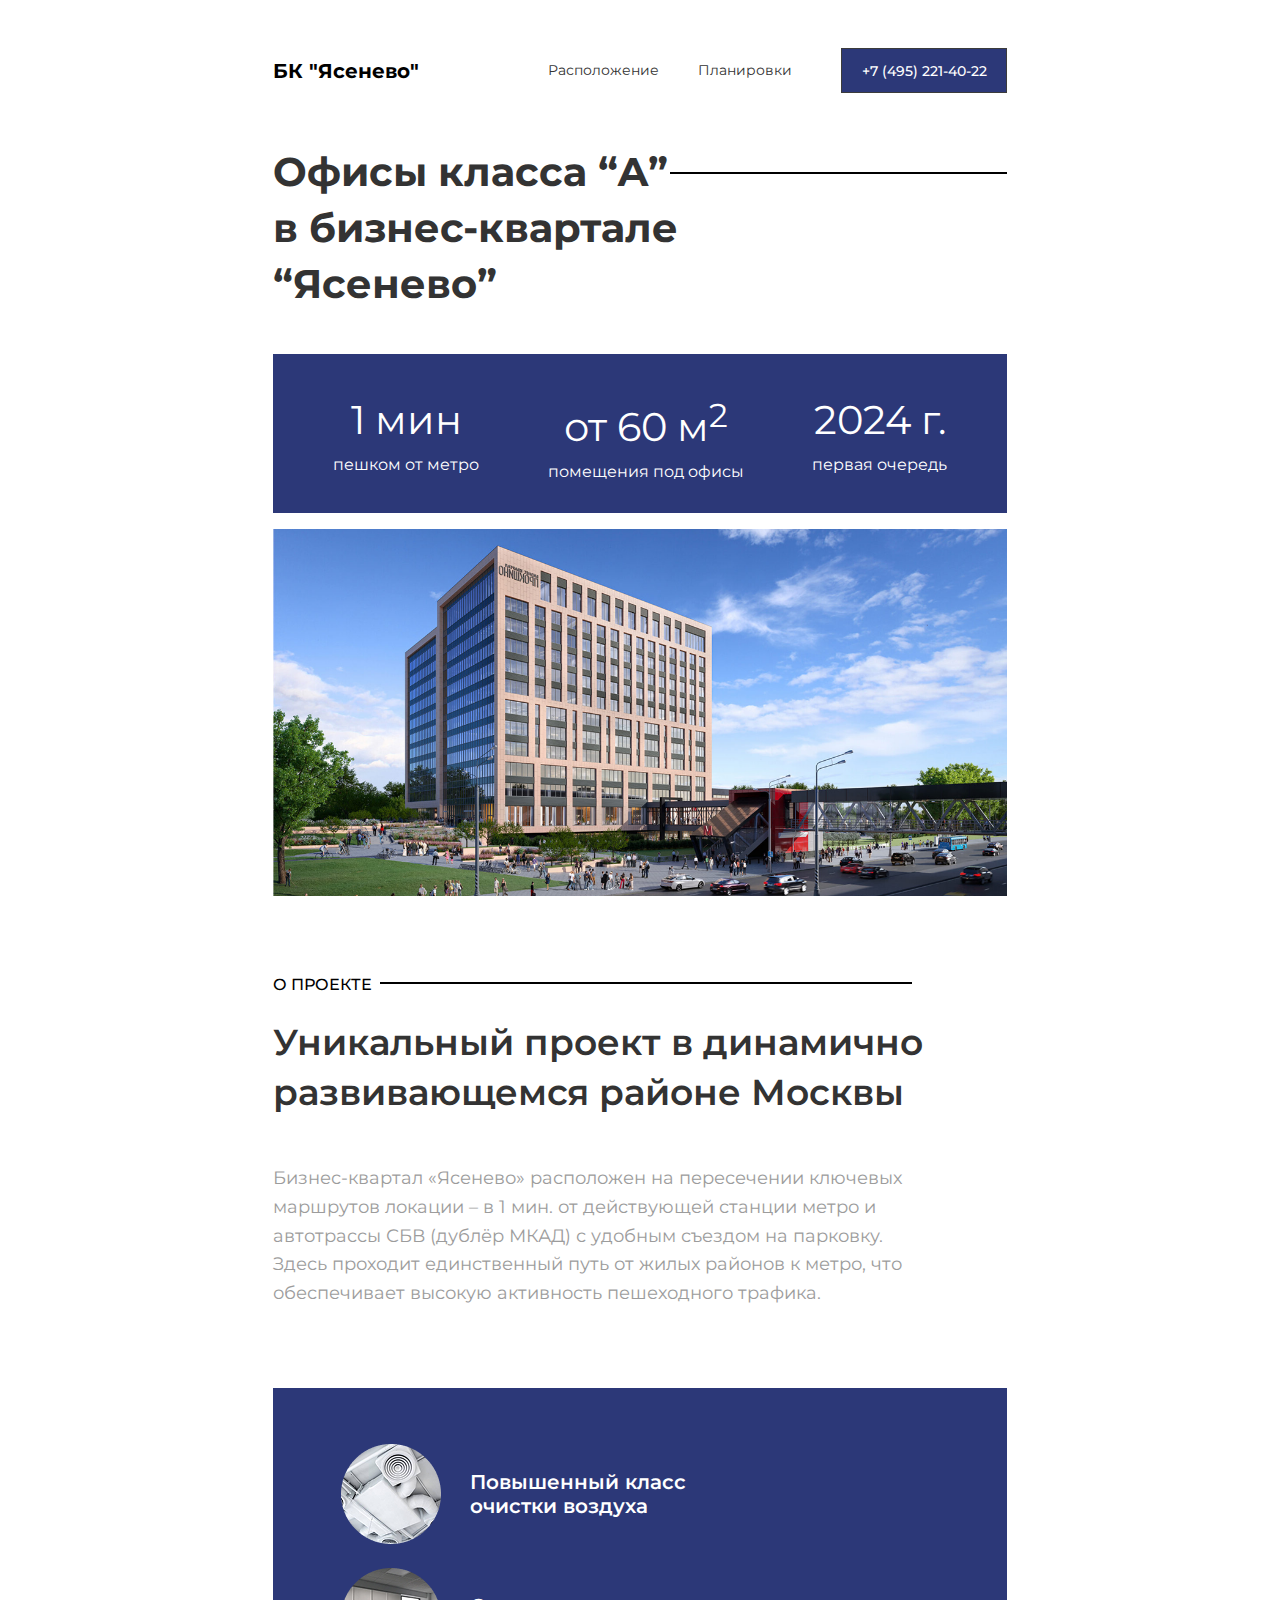
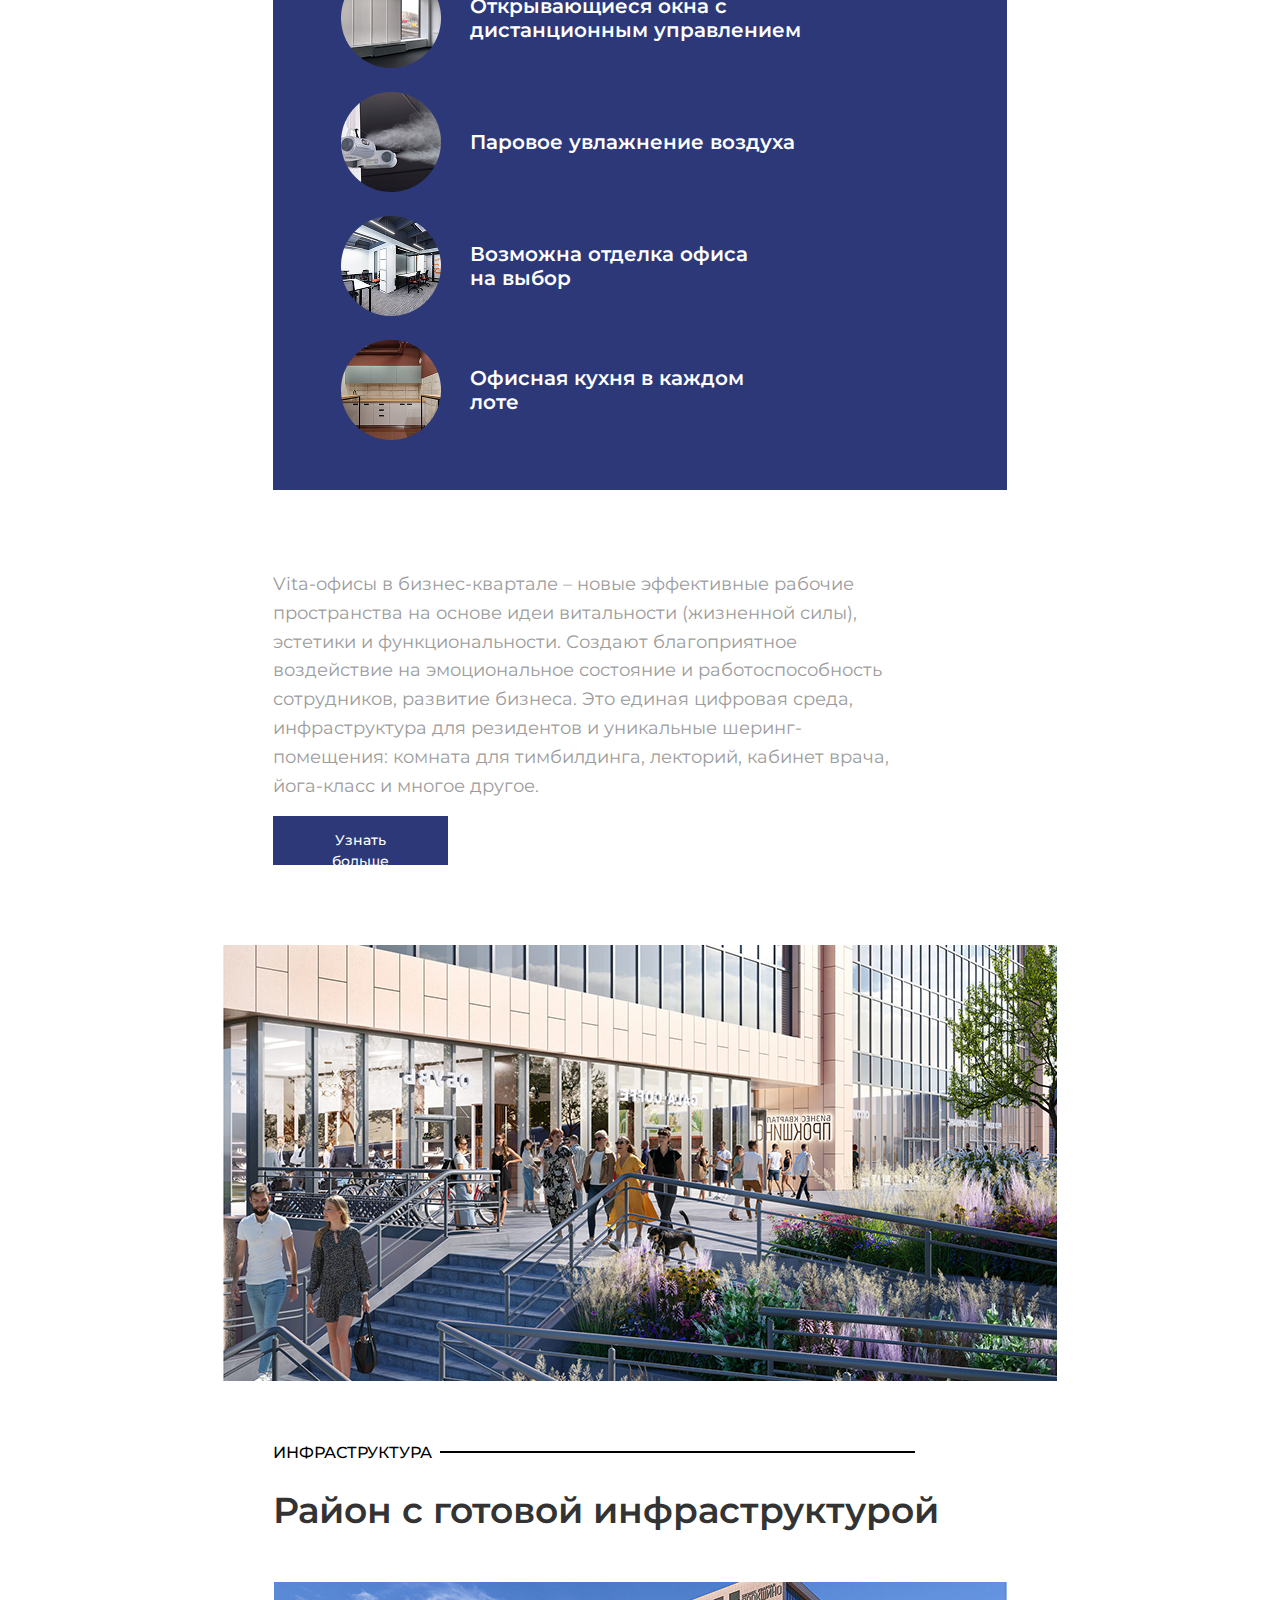
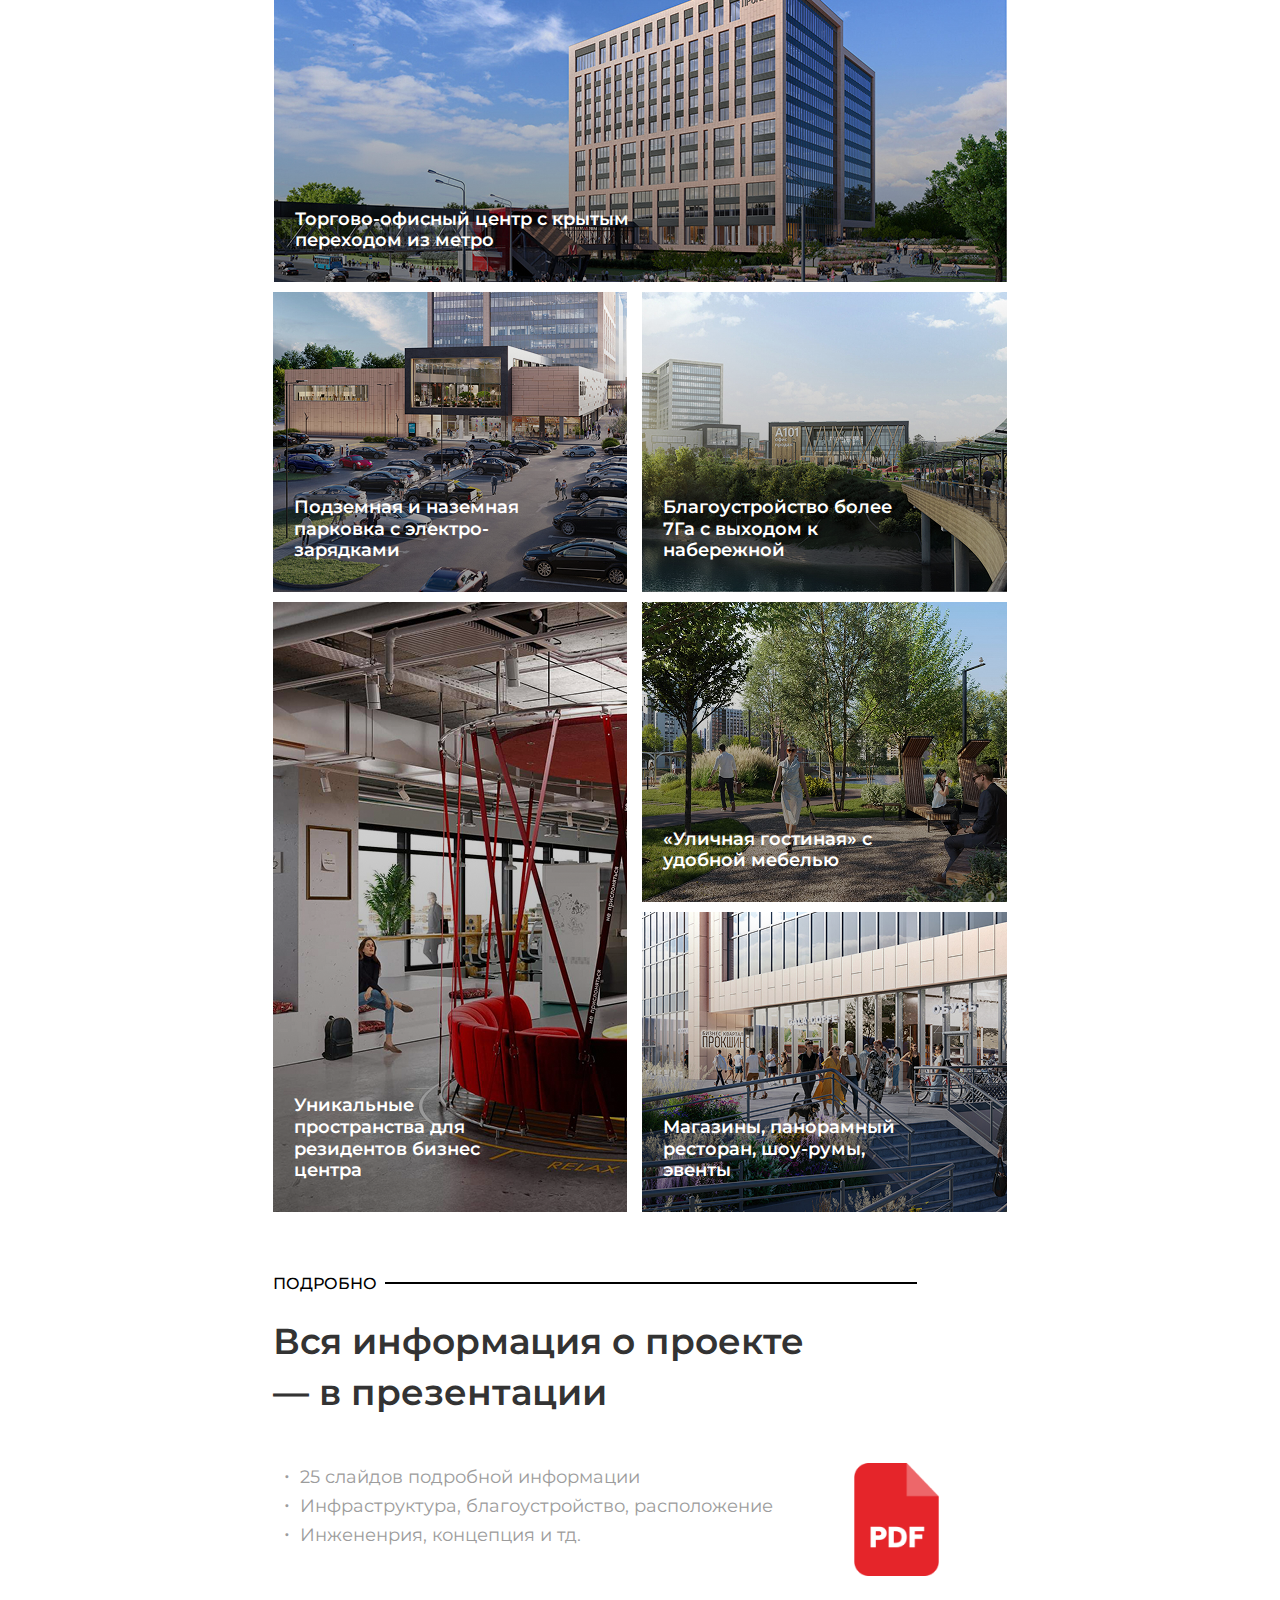
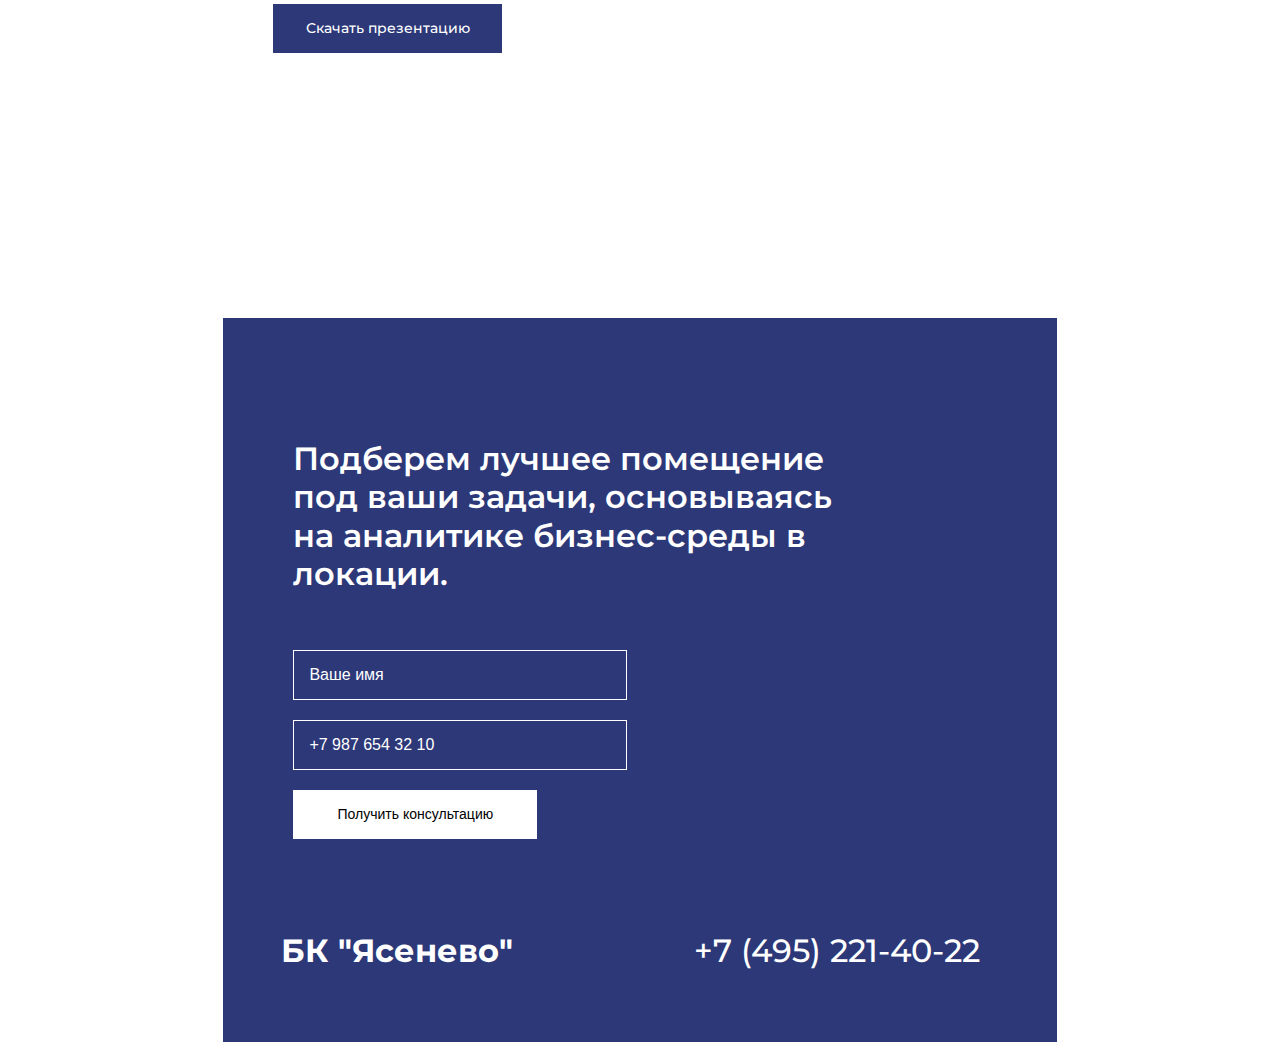
<file: index.html>
<!DOCTYPE html>
<html lang="ru">
<head>
    <meta charset="UTF-8">
    <meta name="viewport" content="width=device-width, initial-scale=1.0">
    <link rel="stylesheet" href="./styles/styles.css">
    <title>БК “Ясенево”</title>
</head>
<body>
    <header>
        <div class="header__container flow-size">
            <div class="header__wrapper">
                <div class="header__logo">
                    <div class="logo">
                        <a href="./index.html"><span>БК "Ясенево"</span></a>
                    </div>
                </div>
                <div class="header__nav-n-tel">
                    <div class="header__nav">
                        <nav>
                            <ul>
                                <li><a href="./index.html">Главная</a></li>
                                <li><a href="./location.html">Расположение</a></li>
                                <li><a href="./layouts.html">Планировки</a></li>
                            </ul>
                        </nav>
                    </div>
                    <div class="header__tel-wrapper">
                        <div class="tel">
                            <address>
                                <a href="tel:+74952214022" class="a-button">
                                    <span>+7 (495) 221-40-22</span>
                                    <div class="tel-img"></div>
                                </a>
                            </address>
                        </div>
                    </div>
                </div>
            </div>
        </div>
    </header>
    <main>
        <section>
            <div class="hero flow-size">
                <div class="hero__h-wrapper">
                    <h1>
                        Офисы класса “А” в бизнес-квартале “Ясенево”
                    </h1>
                    <div class="hero__info">
                        <div class="hero__info__item">
                            <span>1 мин</span>
                            <p>пешком от метро</p>
                        </div>
                        <div class="hero__info__item">
                            <span>от 60 м<sup>2</sup></span>
                            <p>помещения под офисы</p>
                        </div>
                        <div class="hero__info__item">
                            <span>2024 г.</span>
                            <p>первая очередь</p>
                        </div>
                    </div>
                </div>
                <div class="hero__image-container"></div>
                <div class="hero__mobile-nav">
                    <a href="./location.html"><span class="a-button button--location">Расположение</span></a>
                    <a href="./layouts.html"><span class="a-button button--layouts">Планировки</span></a>
                </div>
            </div>
        </section>
        <section>
            <div class="about-project flow-size">
                <div class="about-project__h-wrapper">
                    <span class="span-title">о проекте</span>
                    <a href="tel:+74952214022">
                        <h2>
                        Уникальный проект в динамично развивающемся районе Москвы
                        </h2>
                    </a>
                </div>
                <div class="about-project__description">
                    <p>
                        Бизнес-квартал «Ясенево» расположен на пересечении ключевых маршрутов локации – в 1 мин. от действующей станции метро и автотрассы СБВ (дублёр МКАД) с удобным съездом на парковку. Здесь проходит единственный путь от жилых районов к метро, что обеспечивает высокую активность пешеходного трафика.
                    </p>
                </div>
                <div class="about-project__advantages">
                    <div class="advantages__item advantages__item-1">
                        <div class="advantages__item__img advantages__item-1__img"></div>
                        <div class="advantages__item__description advantages__item-1__description">
                            <p>
                                Повышенный класс очистки воздуха
                            </p>
                        </div>
                    </div>
                    <div class="advantages__item advantages__item-2">
                        <div class="advantages__item__img advantages__item-2__img"></div>
                        <div class="advantages__item__description advantages__item-2__description">
                            <p>
                                Открывающиеся окна с дистанционным управлением
                            </p>
                        </div>
                    </div>
                    <div class="advantages__item advantages__item-3">
                        <div class="advantages__item__img advantages__item-3__img"></div>
                        <div class="advantages__item__description advantages__item-3__description">
                            <p>
                                Паровое увлажнение воздуха
                            </p>
                        </div>
                    </div>
                    <div class="advantages__item advantages__item-4">
                        <div class="advantages__item__img advantages__item-4__img"></div>
                        <div class="advantages__item__description advantages__item-4__description">
                            <p>
                                Возможна отделка офиса на выбор
                            </p>
                        </div>
                    </div>
                    <div class="advantages__item advantages__item-5">
                        <div class="advantages__item__img advantages__item-5__img"></div>
                        <div class="advantages__item__description advantages__item-5__description">
                            <p>
                                Офисная кухня в каждом лоте
                            </p>
                        </div>
                    </div>
                </div>
                <div class="about-project__description about-project__description-bottom">
                    <div class="about-project__description-bottom__wrapper">
                        <p>
                            Vita-офисы в бизнес-квартале – новые эффективные рабочие пространства на основе идеи витальности (жизненной силы), эстетики и функциональности. Создают благоприятное воздействие на эмоциональное состояние и работоспособность сотрудников, развитие бизнеса. Это единая цифровая среда, инфраструктура для резидентов и уникальные шеринг-помещения: комната для тимбилдинга, лекторий, кабинет врача, йога-класс и многое другое.
                        </p>
                        <a href="./under-construction.html" class="a-button"><span>Узнать больше</span></a>
                    </div>
                </div>
            </div>
        </section>
        <section>
            <div class="entrance-image flow-size"></div>
        </section>
        <section>
            <div class="infrastructure flow-size">
                <div class="infrastructure__container">
                    <div class="infrastructure__h2-wrapper">
                        <span class="span-title">инфраструктура</span>
                        <a href="tel:+74952214022">
                            <h2>
                                Район с готовой инфраструктурой
                            </h2>
                        </a>
                    </div>
                    <div class="infrastructure__grid">
                        <div class="infrastructure__grid__item infrastructure__grid__item-1">
                            <div class="infrastructure__grid__item__description infrastructure__grid__item-1__description">
                                <p>
                                    Торгово-офисный центр с крытым переходом из метро
                                </p>
                            </div>
                        </div>
                        <div class="infrastructure__grid__item infrastructure__grid__item-2">
                            <div class="infrastructure__grid__item__description infrastructure__grid__item-2__description">
                                <p>
                                    Подземная и наземная парковка с электро-зарядками
                                </p>
                            </div>
                        </div>
                        <div class="infrastructure__grid__item infrastructure__grid__item-3">
                            <div class="infrastructure__grid__item__description infrastructure__grid__item-3__description">
                                <p>
                                    Благоустройство более 7Га с выходом к набережной
                                </p>
                            </div>
                        </div>
                        <div class="infrastructure__grid__item infrastructure__grid__item-4">
                            <div class="infrastructure__grid__item__description infrastructure__grid__item-4__description">
                                <p>
                                    Уникальные пространства для резидентов бизнес центра
                                </p>
                            </div>
                        </div>
                        <div class="infrastructure__grid__item infrastructure__grid__item-5">
                            <div class="infrastructure__grid__item__description infrastructure__grid__item-5__description">
                                <p>
                                    «Уличная гостиная» с удобной мебелью
                                </p>
                            </div>
                        </div>
                        <div class="infrastructure__grid__item infrastructure__grid__item-6">
                            <div class="infrastructure__grid__item__description infrastructure__grid__item-6__description">
                                <p>
                                    Магазины, панорамный ресторан, шоу-румы, эвенты
                                </p>
                            </div>
                        </div>
                    </div>
                </div>
            </div>
        </section>
        <section>
            <div class="details__wrapper flow-size">
                <div class="details">
                    <div class="details__h2-wrapper">
                        <span class="span-title">подробно</span>
                        <h2>Вся информация о проекте — в презентации</h2>
                    </div>
                    <div class="details__section">
                        <ul class="details__list">
                            <li>25 слайдов подробной информации</li>
                            <li>Инфраструктура, благоустройство, расположение</li>
                            <li>Инжененрия, концепция и тд.</li>
                        </ul>
                        <div class="details__img"></div>
                    </div>
                    <a href="./under-construction.html" class="details__button--get-details a-button">
                        <span>Скачать презентацию</span>
                    </a>
                </div>
            </div>
        </section>
    </main>
    <footer>
        <div class="footer__wapper flow-size">
            <div class="footer__container">
                <div class="footer__form-container">
                    <div class="form__h3-wrapper">
                        <h3>
                            Подберем лучшее помещение под ваши задачи, основываясь на аналитике бизнес-среды в локации.
                        </h3>
                    </div>
                    <div id="form-anchor"></div>
                    <div class="form__wrapper">
                        <form action="./" method="post" name="consultation" id="consultation">
                            <label for="name">Имя</label>
                            <input type="text" name="name" id="name" placeholder="Ваше имя" autocomplete="name" required>
                            <label for="phone">Телефон</label>
                            <input type="tel" name="phone" id="phone" placeholder="+7 987 654 32 10" pattern="\+7\d{10}" title="+79876543210" autocomplete="tel" required>
                            <button type="submit" form="consultation">Получить консультацию</button>
                        </form>
                    </div>
                </div>
                <div class="footer__contacts-container">
                    <div class="footer__tel-wrapper">
                        <address>
                            <a href="tel:+74952214022">+7 (495) 221-40-22</a>
                        </address>
                    </div>
                    <div class="footer__logo">
                        <div class="logo">
                            <a href="./index.html"><span>БК "Ясенево"</span></a>
                        </div>
                    </div>
                </div>
            </div>
        </div>
    </footer>
</body>
</html>
</file>
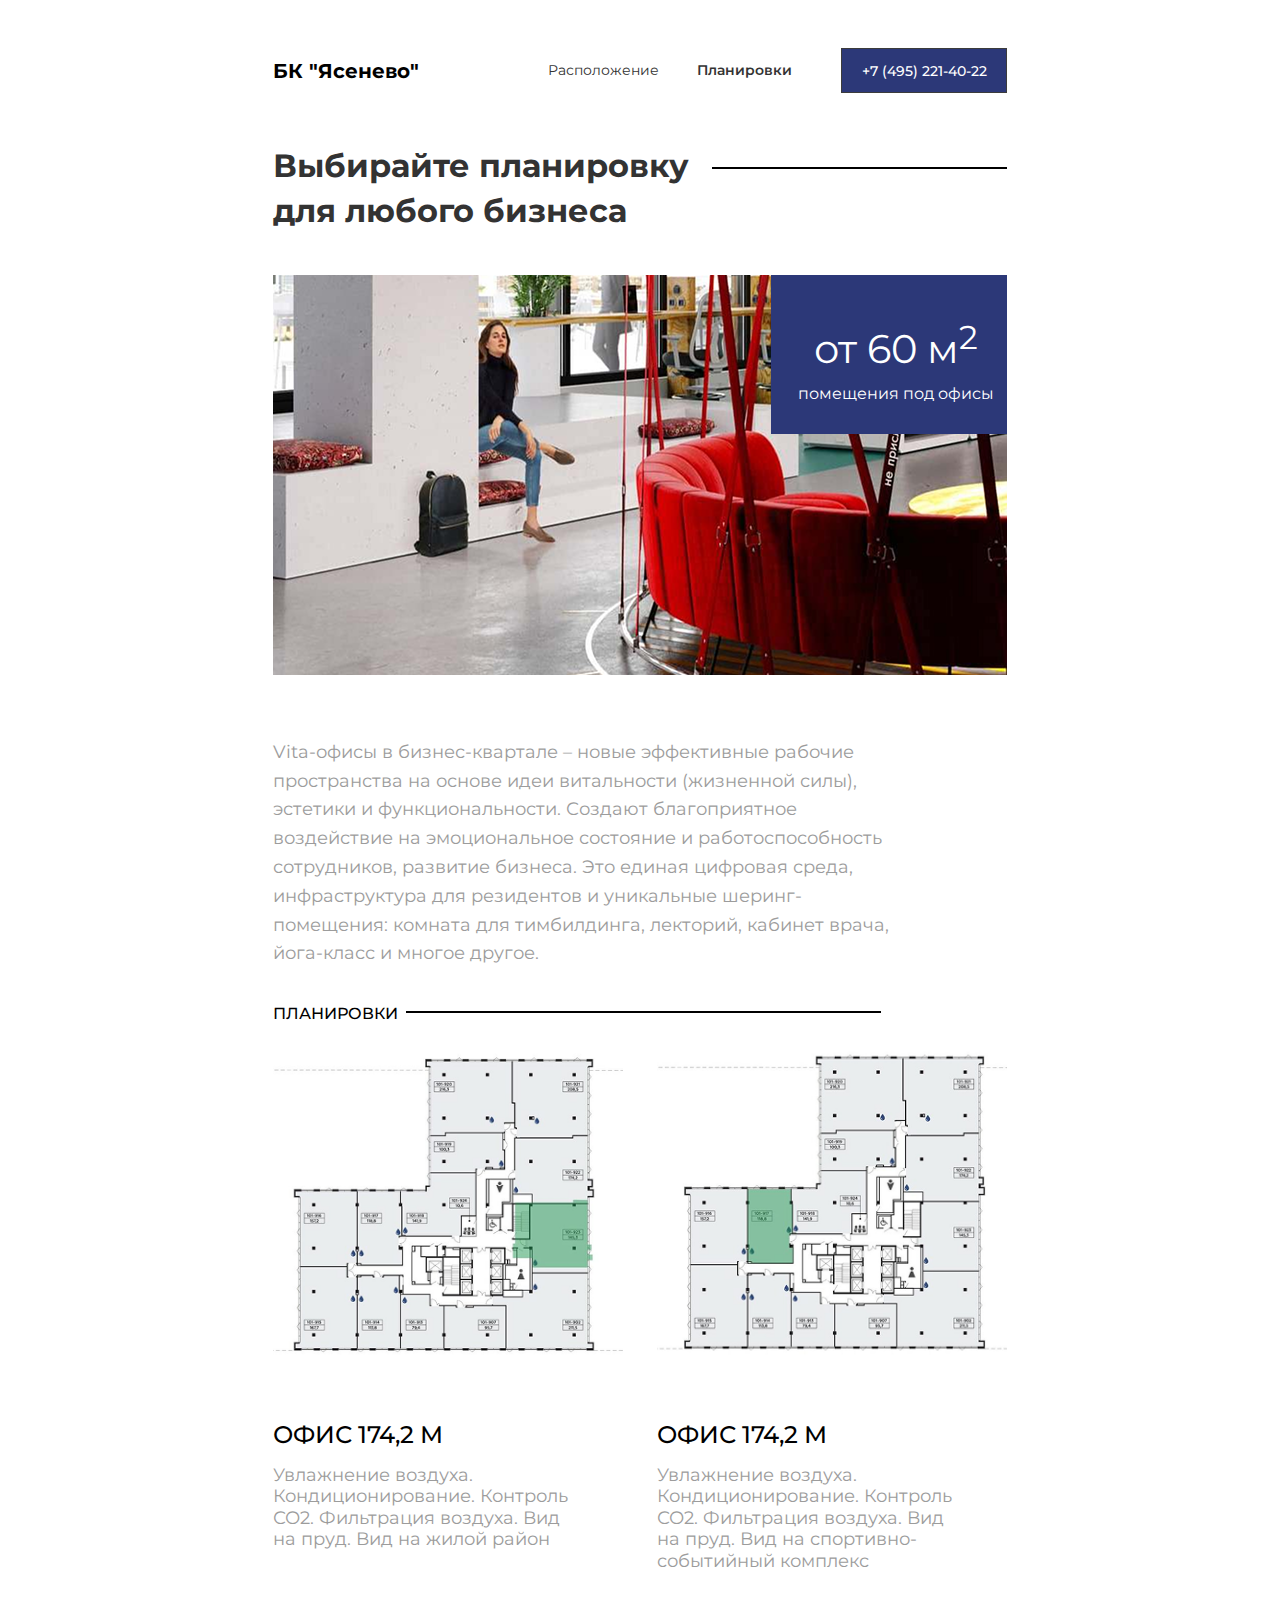
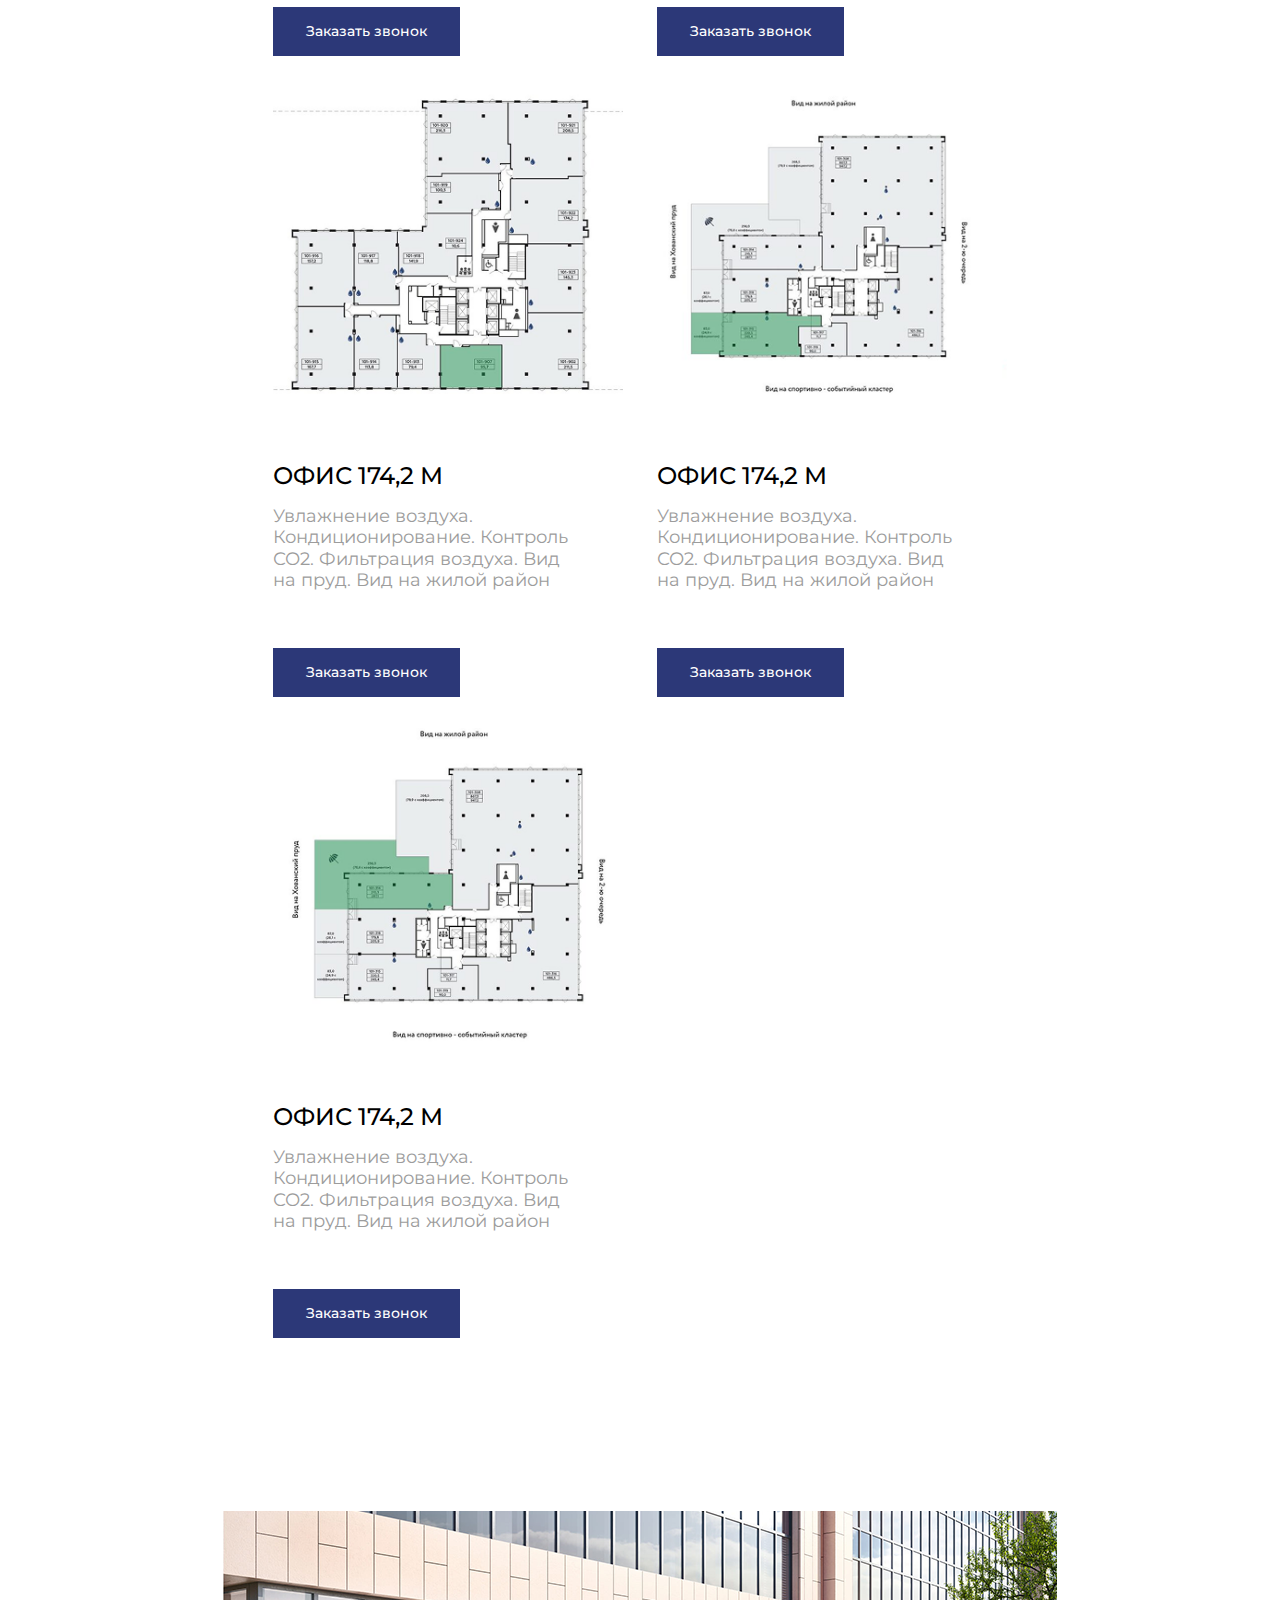
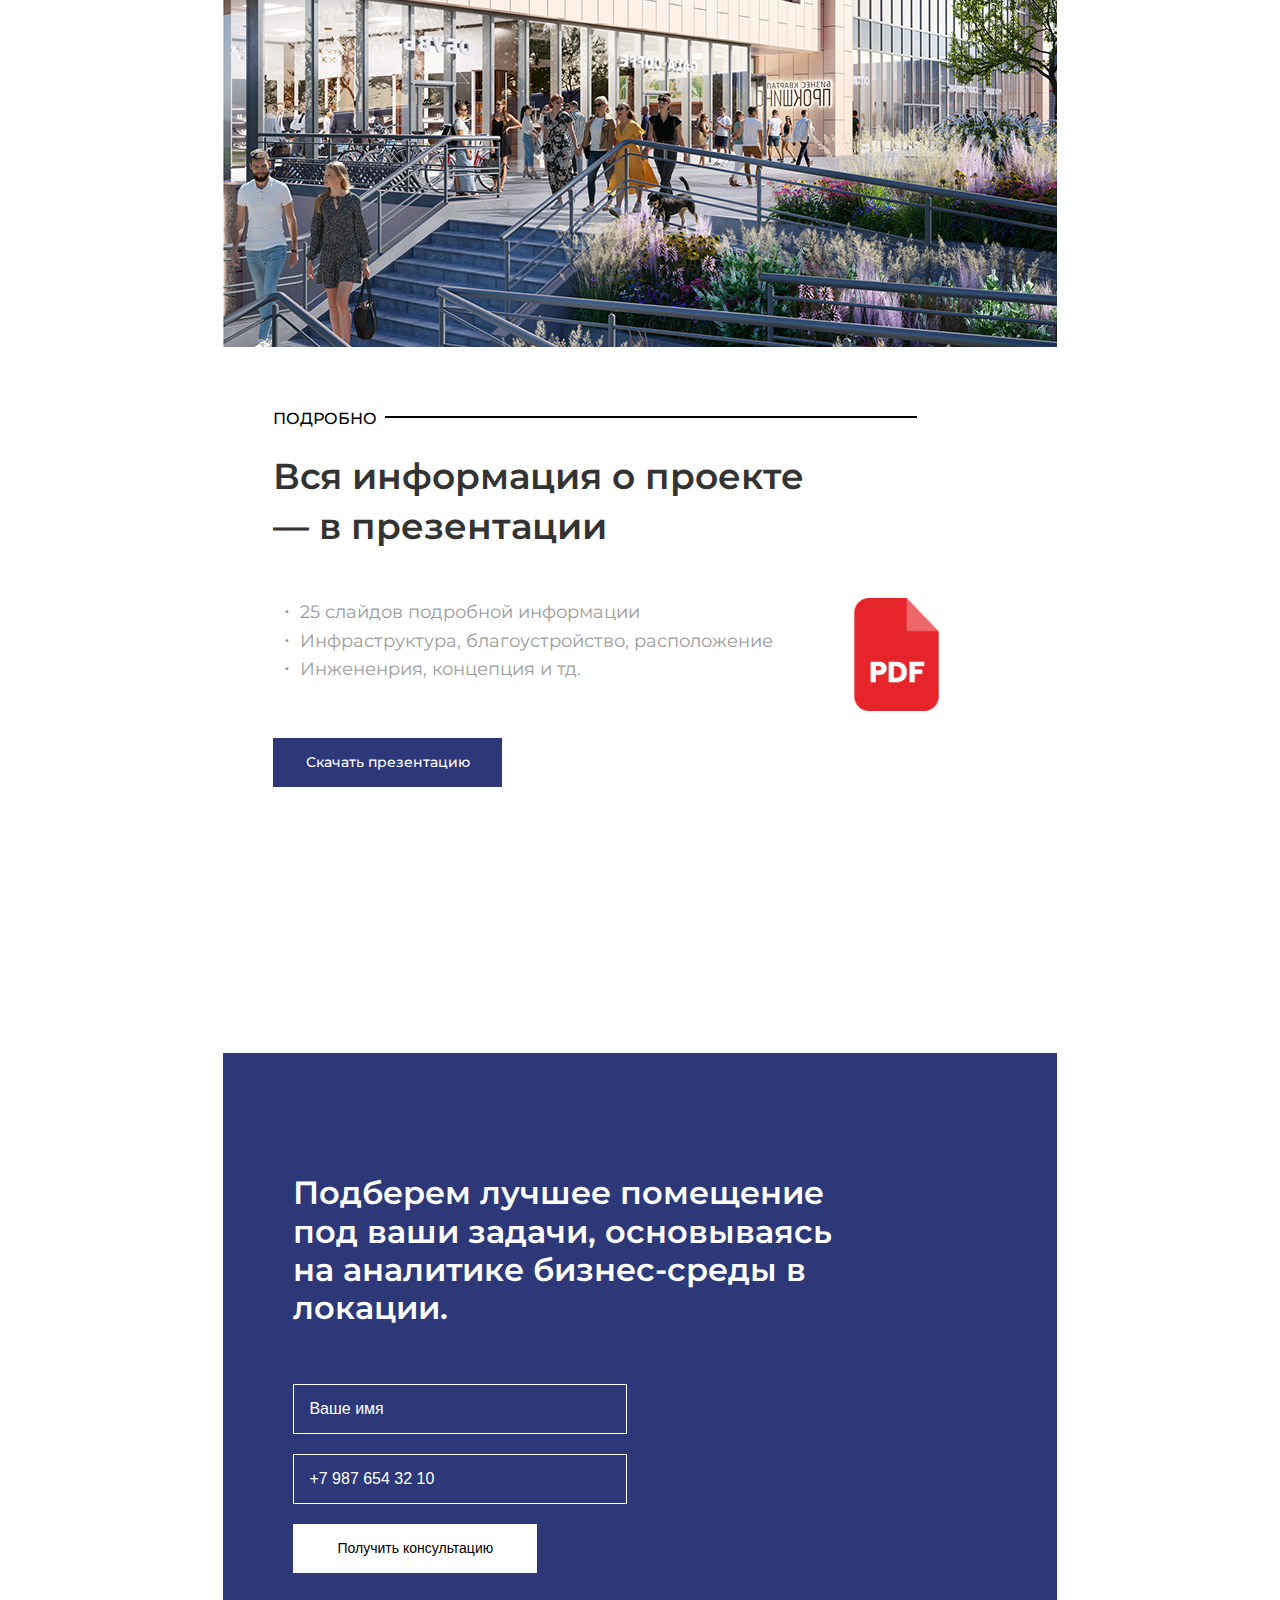
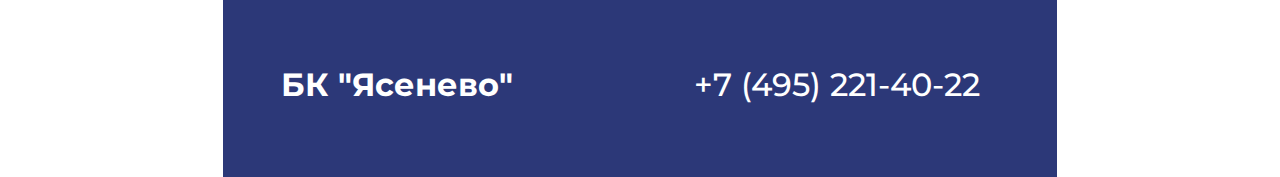
<file: layouts.html>
<!DOCTYPE html>
<html lang="ru">
<head>
    <meta charset="UTF-8">
    <meta name="viewport" content="width=device-width, initial-scale=1.0">
    <link rel="stylesheet" href="./styles/styles.css">
    <title>БК "Ясенево"</title>
</head>
<body>
    <header>
        <div class="header__container flow-size">
            <div class="header__wrapper">
                <div class="header__logo">
                    <div class="logo">
                        <a href="./index.html"><span>БК "Ясенево"</span></a>
                    </div>
                </div>
                <div class="header__nav-n-tel">
                    <div class="header__nav">
                        <nav>
                            <ul class="nav--layouts">
                                <li><a href="./index.html">Главная</a></li>
                                <li><a href="./location.html">Расположение</a></li>
                                <li><a href="./layouts.html">Планировки</a></li>
                            </ul>
                        </nav>
                    </div>
                    <div class="header__tel-wrapper">
                        <div class="tel">
                            <address>
                                <a href="tel:+74952214022" class="a-button">
                                    <span>+7 (495) 221-40-22</span>
                                    <div class="tel-img"></div>
                                </a>
                            </address>
                        </div>
                    </div>
                </div>
            </div>
        </div>
    </header>
    <main>
        <section>
            <div class="hero layouts__hero flow-size">
                <div class="hero__h-wrapper layouts__hero__h-wrapper">
                    <h1>
                        Выбирайте планировку для любого бизнеса
                    </h1>
                    <div class="hero__info layouts__hero__info">
                        <div class="hero__info__item layouts__hero__info__item">
                            <span>от 60 м<sup>2</sup></span>
                            <p>помещения под офисы</p>
                        </div>
                    </div>
                </div>
                <div class="hero__image-container layouts__hero__image-container"></div>
                <div class="layouts__hero__description hero__description">
                    <p>
                        Vita-офисы в бизнес-квартале – новые эффективные рабочие пространства на основе идеи витальности (жизненной силы), эстетики и функциональности. Создают благоприятное воздействие на эмоциональное состояние и работоспособность сотрудников, развитие бизнеса. Это единая цифровая среда, инфраструктура для резидентов и уникальные шеринг-помещения: комната для тимбилдинга, лекторий, кабинет врача, йога-класс и многое другое.
                    </p>
                </div>
            </div>
        </section>
        <section>
            <div class="layouts__wrapper flow-size">
                <div class="layouts__header">
                    <span class="span-title">планировки</span>
                </div>
                <div class="layouts__container">
                    <div class="layout layout-1">
                        <div class="layout__img layout-1__img"></div>
                        <h4>офис 174,2 м</h4>
                        <p>
                            Увлажнение воздуха. Кондиционирование. Контроль СО2. Фильтрация воздуха. Вид на пруд. Вид на жилой район
                        </p>
                        <a href="#form-anchor" class="a-button">
                            <span class="button__order-call">Заказать звонок</span>
                        </a>
                    </div>
                    <div class="layout layout-2">
                        <div class="layout__img layout-2__img"></div>
                        <h4>офис 174,2 м</h4>
                        <p>
                            Увлажнение воздуха. Кондиционирование. Контроль СО2. Фильтрация воздуха. Вид на пруд. Вид на спортивно-событийный комплекс
                        </p>
                        <a href="#form-anchor" class="a-button">
                            <span class="button__order-call">Заказать звонок</span>
                        </a>
                    </div>
                    <div class="layout layout-3">
                        <div class="layout__img layout-3__img"></div>
                        <h4>офис 174,2 м</h4>
                        <p>
                            Увлажнение воздуха. Кондиционирование. Контроль СО2. Фильтрация воздуха. Вид на пруд. Вид на жилой район
                        </p>
                        <a href="#form-anchor" class="a-button">
                            <span class="button__order-call">Заказать звонок</span>
                        </a>
                    </div>
                    <div class="layout layout-4">
                        <div class="layout__img layout-4__img"></div>
                        <h4>офис 174,2 м</h4>
                        <p>
                            Увлажнение воздуха. Кондиционирование. Контроль СО2. Фильтрация воздуха. Вид на пруд. Вид на жилой район
                        </p>
                        <a href="#form-anchor" class="a-button">
                            <span class="button__order-call">Заказать звонок</span>
                        </a>
                    </div>
                    <div class="layout layout-5">
                        <div class="layout__img layout-5__img"></div>
                        <h4>офис 174,2 м</h4>
                        <p>
                            Увлажнение воздуха. Кондиционирование. Контроль СО2. Фильтрация воздуха. Вид на пруд. Вид на жилой район
                        </p>
                        <a href="#form-anchor" class="a-button">
                            <span class="button__order-call">Заказать звонок</span>
                        </a>
                    </div>
                </div>
            </div>
        </section>
        <section>
            <div class="entrance-image flow-size"></div>
        </section>
        <section>
            <div class="details__wrapper flow-size">
                <div class="details">
                    <div class="details__h2-wrapper">
                        <span class="span-title">подробно</span>
                        <h2>Вся информация о проекте — в презентации</h2>
                    </div>
                    <div class="details__section">
                        <ul class="details__list">
                            <li>25 слайдов подробной информации</li>
                            <li>Инфраструктура, благоустройство, расположение</li>
                            <li>Инжененрия, концепция и тд.</li>
                        </ul>
                        <div class="details__img"></div>
                    </div>
                    <a href="./under-construction.html" class="a-button details__button--get-details">
                        <span>Скачать презентацию</span>
                    </a>
                </div>
            </div>
        </section>
    </main>
    <footer>
        <div class="footer__wapper flow-size">
            <div class="footer__container">
                <div class="footer__form-container">
                    <div class="form__h3-wrapper">
                        <h3>
                            Подберем лучшее помещение под ваши задачи, основываясь на аналитике бизнес-среды в локации.
                        </h3>
                    </div>
                    <div id="form-anchor"></div>
                    <div class="form__wrapper">
                        <form action="./" method="post" name="consultation" id="consultation">
                            <label for="name">Имя</label>
                            <input type="text" name="name" id="name" placeholder="Ваше имя" autocomplete="name" required>
                            <label for="phone">Телефон</label>
                            <input type="tel" name="phone" id="phone" placeholder="+7 987 654 32 10" pattern="\+7\d{10}" title="+79876543210" autocomplete="tel" required>
                            <button type="submit" form="consultation">Получить консультацию</button>
                        </form>
                    </div>
                </div>
                <div class="footer__contacts-container">
                    <div class="footer__tel-wrapper">
                        <address>
                            <a href="tel:+74952214022">+7 (495) 221-40-22</a>
                        </address>
                    </div>
                    <div class="footer__logo">
                        <div class="logo">
                            <a href="./index.html"><span>БК "Ясенево"</span></a>
                        </div>
                    </div>
                </div>
            </div>
        </div>
    </footer>
</body>
</html>
</file>
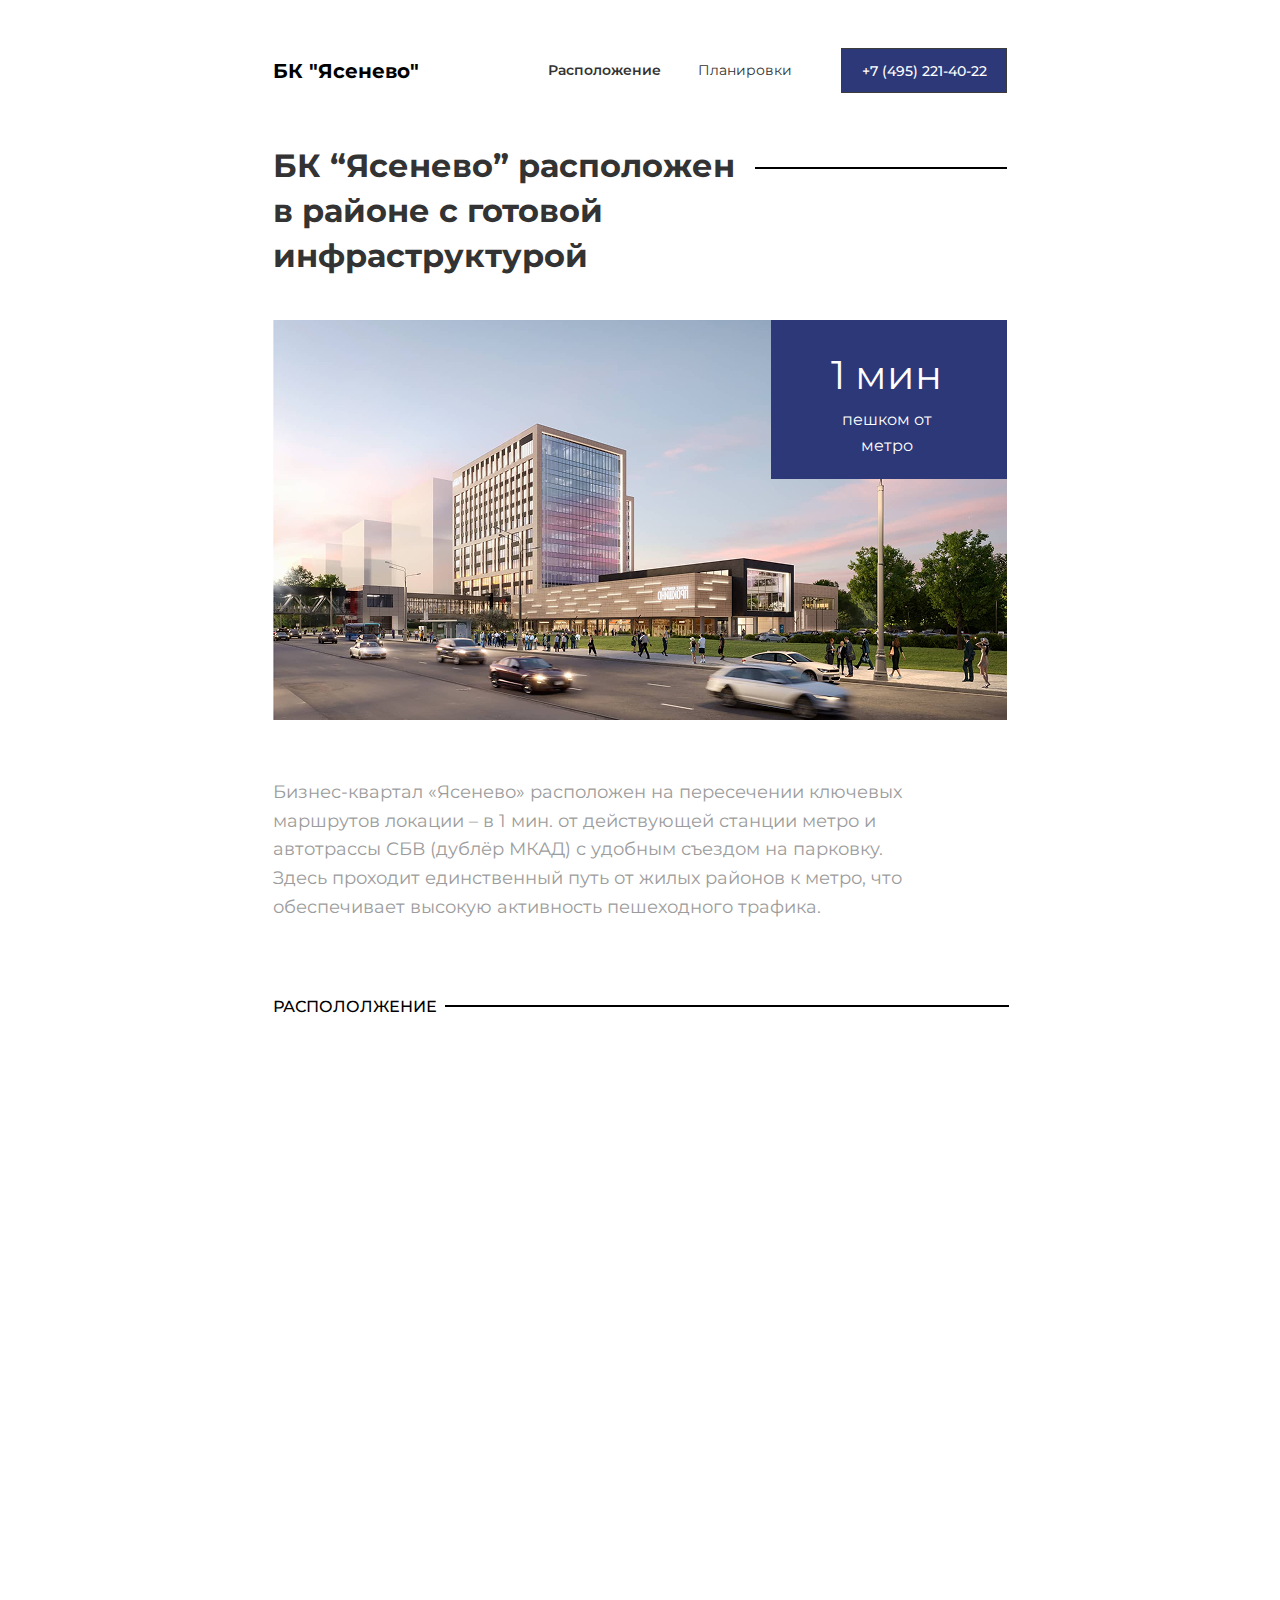
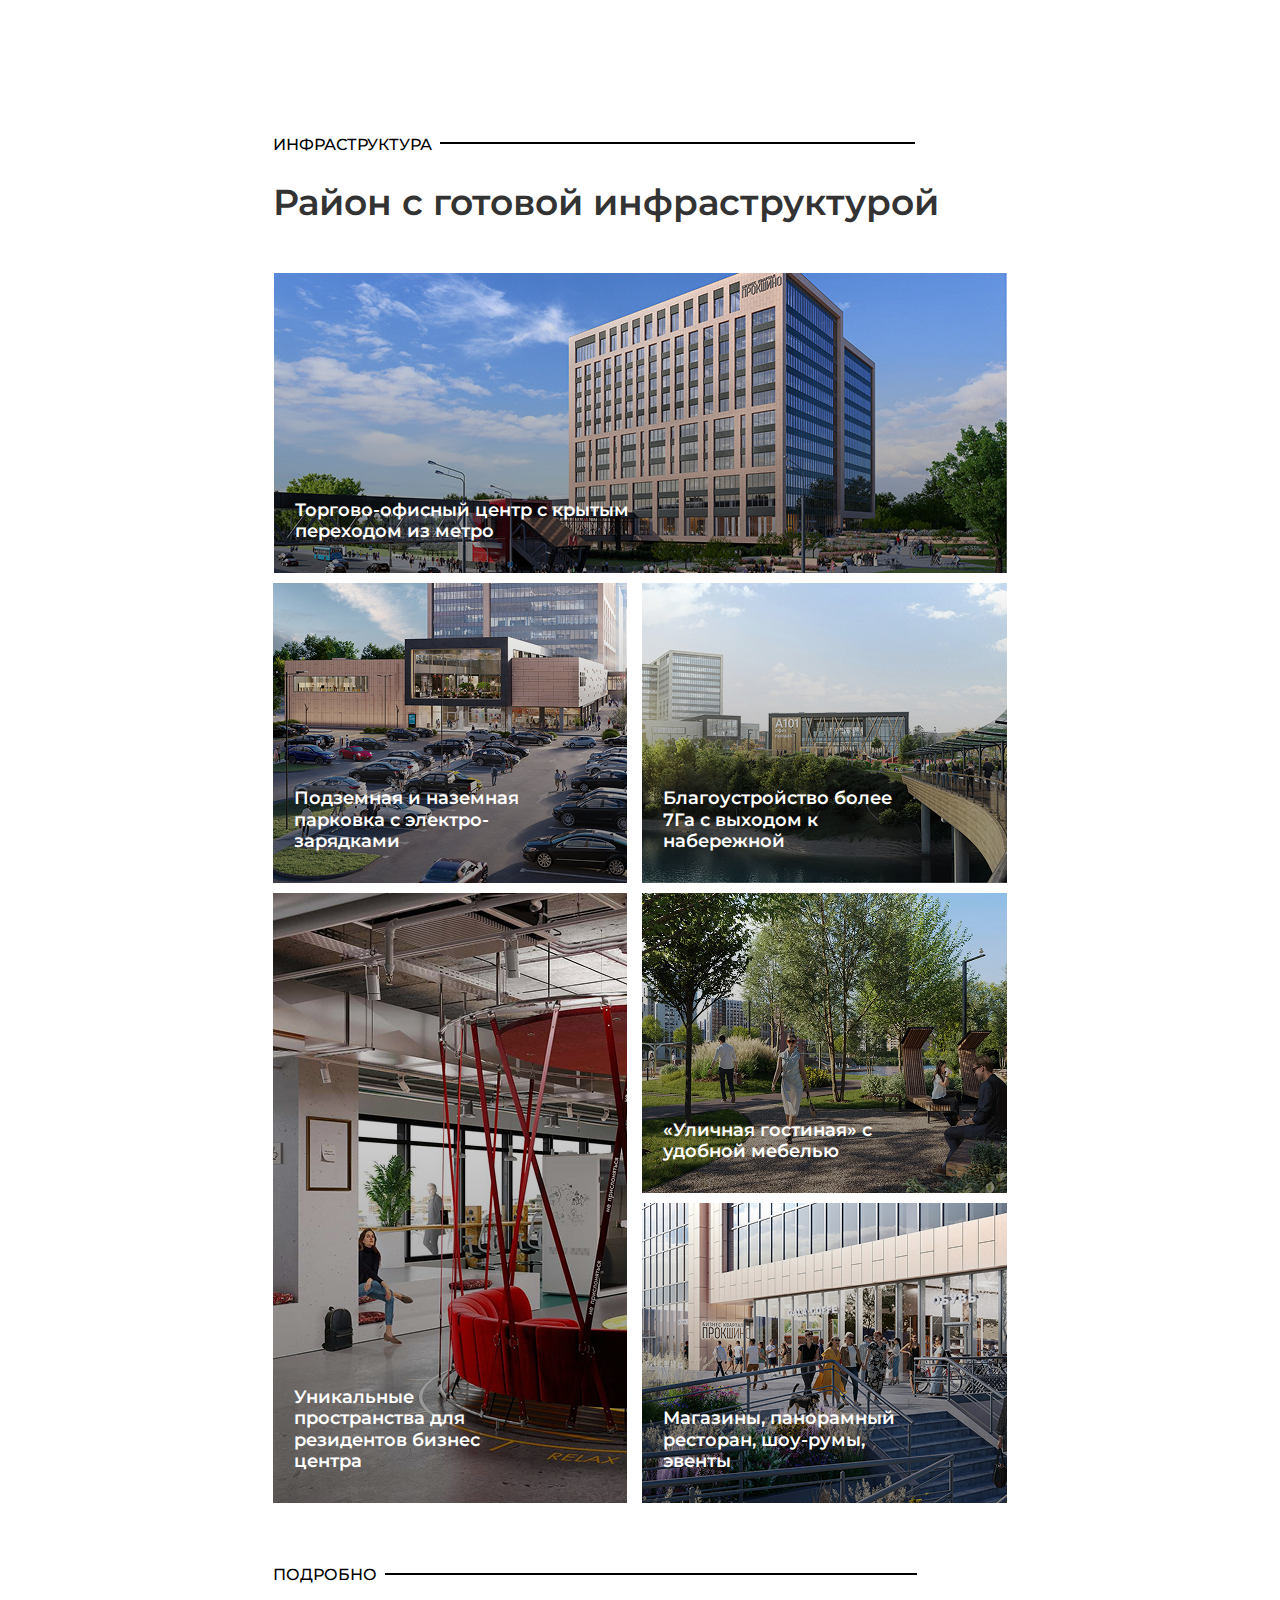
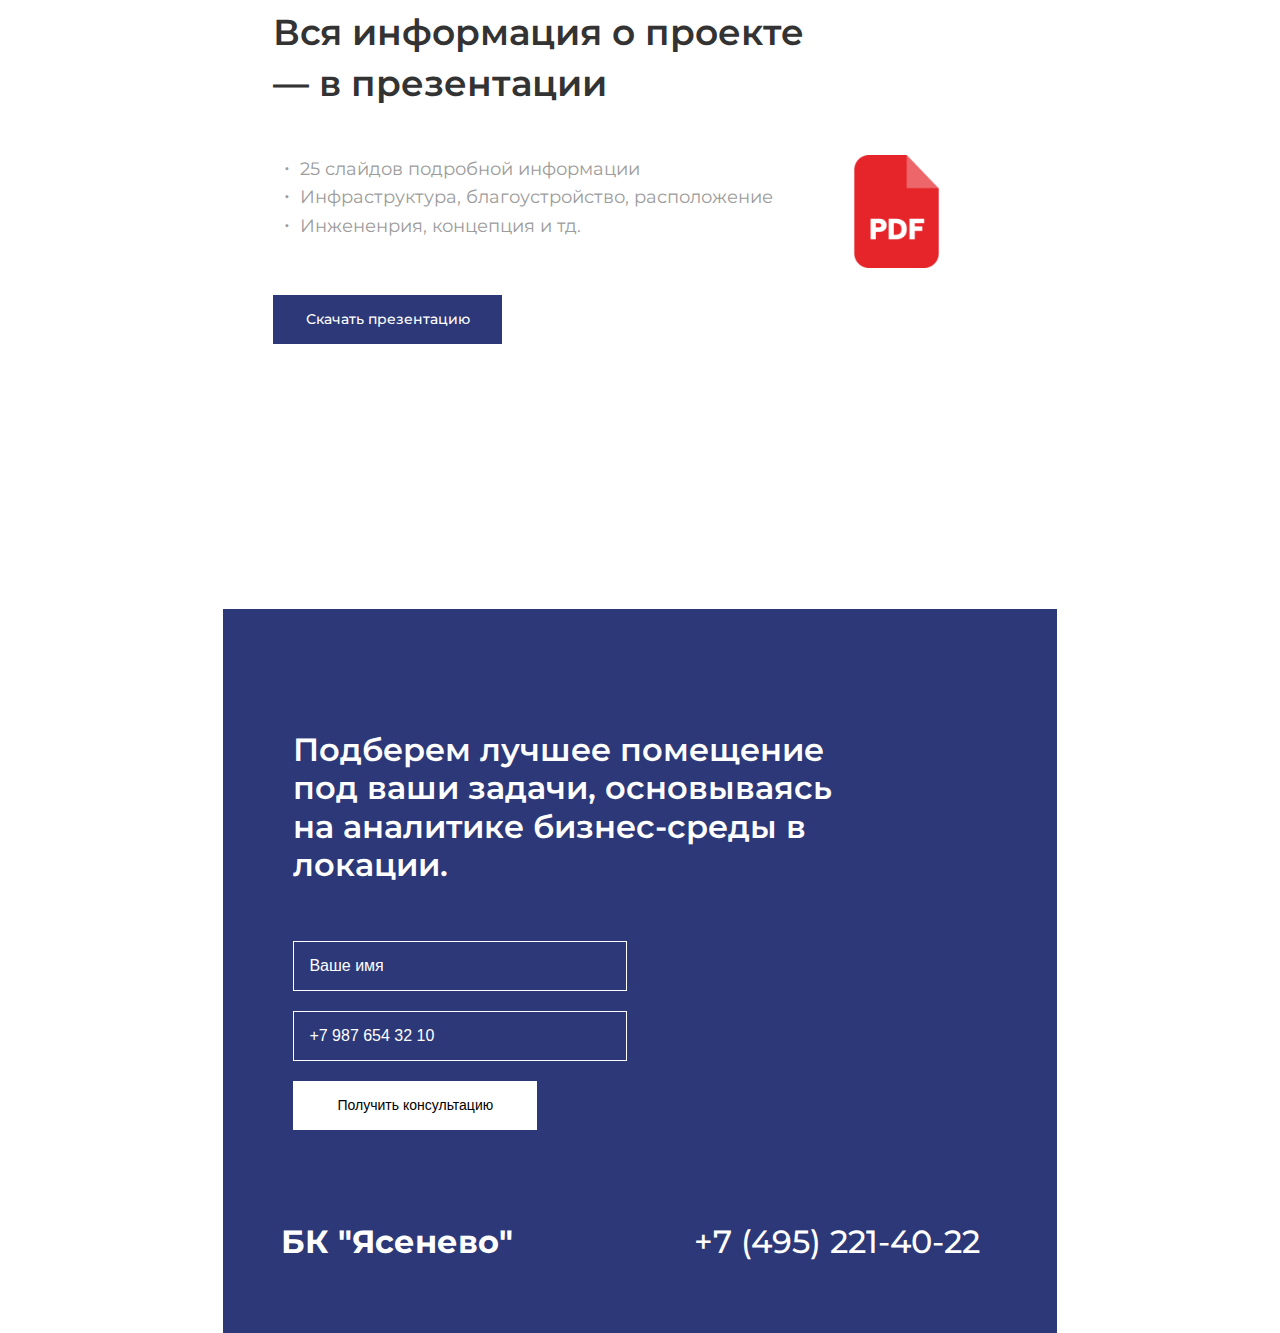
<file: location.html>
<!DOCTYPE html>
<html lang="ru">
<head>
    <meta charset="UTF-8">
    <meta name="viewport" content="width=device-width, initial-scale=1.0">
    <link rel="stylesheet" href="./styles/styles.css">
    <title>БК "Ясенево"</title>
</head>
<body>
    <header>
        <div class="header__container flow-size">
            <div class="header__wrapper">
                <div class="header__logo">
                    <div class="logo">
                        <a href="./index.html"><span>БК "Ясенево"</span></a>
                    </div>
                </div>
                <div class="header__nav-n-tel">
                    <div class="header__nav">
                        <nav>
                            <ul class="nav--location">
                                <li><a href="./index.html">Главная</a></li>
                                <li><a href="./location.html">Расположение</a></li>
                                <li><a href="./layouts.html">Планировки</a></li>
                            </ul>
                        </nav>
                    </div>
                    <div class="header__tel-wrapper">
                        <div class="tel">
                            <address>
                                <a href="tel:+74952214022" class="a-button">
                                    <span>+7 (495) 221-40-22</span>
                                    <div class="tel-img"></div>
                                </a>
                            </address>
                        </div>
                    </div>
                </div>
            </div>
        </div>
    </header>
    <main>
        <section>
            <div class="hero location__hero flow-size">
                <div class="hero__h-wrapper location__hero__h-wrapper">
                    <h1>
                        БК “Ясенево” расположен в районе с готовой инфраструктурой
                    </h1>
                    <div class="hero__info location__hero__info">
                        <div class="hero__info__item location__hero__info__item">
                            <span>1 мин</span>
                            <p>пешком от метро</p>
                        </div>
                    </div>
                </div>
                <div class="hero__image-container location__hero__image-container"></div>
                <div class="location__hero__description hero__description">
                    <p>
                        Бизнес-квартал «Ясенево» расположен на пересечении ключевых маршрутов локации – в 1 мин. от действующей станции метро и автотрассы СБВ (дублёр МКАД) с удобным съездом на парковку. Здесь проходит единственный путь от жилых районов к метро, что обеспечивает высокую активность пешеходного трафика.
                    </p>
                </div>
            </div>
        </section>
        <section>
            <div class="location__map flow-size">
                <div class="location__map__header">
                    <span class="span-title">распололжение</span>
                </div>
                <div class="location__map__wrapper">
                    <iframe src="https://www.google.com/maps/embed?pb=!1m18!1m12!1m3!1d7603.145780337313!2d37.43989116849919!3d55.58821781691153!2m3!1f0!2f0!3f0!3m2!1i1024!2i768!4f13.1!3m3!1m2!1s0x46b5533aaf15a8a7%3A0x126d45bf41d36181!2z0J_RgNC-0LrRiNC40L3Qvg!5e0!3m2!1sru!2sru!4v1759054267926!5m2!1sru!2sru" width="100%" height="100%" style="border:0;" allowfullscreen="" loading="lazy" referrerpolicy="no-referrer-when-downgrade" frameborder="0"></iframe></div>
                </div>
        </section>
        <section>
            <div class="infrastructure flow-size">
                <div class="infrastructure__container">
                    <div class="infrastructure__h2-wrapper">
                        <span class="span-title">инфраструктура</span>
                        <a href="tel:+74952214022">
                            <h2>
                                Район с готовой инфраструктурой
                            </h2>
                        </a>
                    </div>
                    <div class="infrastructure__grid">
                        <div class="infrastructure__grid__item infrastructure__grid__item-1">
                            <div class="infrastructure__grid__item__description infrastructure__grid__item-1__description">
                                <p>
                                    Торгово-офисный центр с крытым переходом из метро
                                </p>
                            </div>
                        </div>
                        <div class="infrastructure__grid__item infrastructure__grid__item-2">
                            <div class="infrastructure__grid__item__description infrastructure__grid__item-2__description">
                                <p>
                                    Подземная и наземная парковка с электро-зарядками
                                </p>
                            </div>
                        </div>
                        <div class="infrastructure__grid__item infrastructure__grid__item-3">
                            <div class="infrastructure__grid__item__description infrastructure__grid__item-3__description">
                                <p>
                                    Благоустройство более 7Га с выходом к набережной
                                </p>
                            </div>
                        </div>
                        <div class="infrastructure__grid__item infrastructure__grid__item-4">
                            <div class="infrastructure__grid__item__description infrastructure__grid__item-4__description">
                                <p>
                                    Уникальные пространства для резидентов бизнес центра
                                </p>
                            </div>
                        </div>
                        <div class="infrastructure__grid__item infrastructure__grid__item-5">
                            <div class="infrastructure__grid__item__description infrastructure__grid__item-5__description">
                                <p>
                                    «Уличная гостиная» с удобной мебелью
                                </p>
                            </div>
                        </div>
                        <div class="infrastructure__grid__item infrastructure__grid__item-6">
                            <div class="infrastructure__grid__item__description infrastructure__grid__item-6__description">
                                <p>
                                    Магазины, панорамный ресторан, шоу-румы, эвенты
                                </p>
                            </div>
                        </div>
                    </div>
                </div>
            </div>
        </section>
        <section>
            <div class="details__wrapper flow-size">
                <div class="details">
                    <div class="details__h2-wrapper">
                        <span class="span-title">подробно</span>
                        <h2>Вся информация о проекте — в презентации</h2>
                    </div>
                    <div class="details__section">
                        <ul class="details__list">
                            <li>25 слайдов подробной информации</li>
                            <li>Инфраструктура, благоустройство, расположение</li>
                            <li>Инжененрия, концепция и тд.</li>
                        </ul>
                        <div class="details__img"></div>
                    </div>
                    <a href="./under-construction.html" class="a-button details__button--get-details">
                        <span>Скачать презентацию</span>
                    </a>
                </div>
            </div>
        </section>
    </main>
    <footer>
        <div class="footer__wapper flow-size">
            <div class="footer__container">
                <div class="footer__form-container">
                    <div class="form__h3-wrapper">
                        <h3>
                            Подберем лучшее помещение под ваши задачи, основываясь на аналитике бизнес-среды в локации.
                        </h3>
                    </div>
                    <div id="form-anchor"></div>
                    <div class="form__wrapper">
                        <form action="./" method="post" name="consultation" id="consultation">
                            <label for="name">Имя</label>
                            <input type="text" name="name" id="name" placeholder="Ваше имя" autocomplete="name" required>
                            <label for="phone">Телефон</label>
                            <input type="tel" name="phone" id="phone" placeholder="+7 987 654 32 10" pattern="\+7\d{10}" title="+79876543210" autocomplete="tel" required>
                            <button type="submit" form="consultation">Получить консультацию</button>
                        </form>
                    </div>
                </div>
                <div class="footer__contacts-container">
                    <div class="footer__tel-wrapper">
                        <address>
                            <a href="tel:+74952214022">+7 (495) 221-40-22</a>
                        </address>
                    </div>
                    <div class="footer__logo">
                        <div class="logo">
                            <a href="./index.html"><span>БК "Ясенево"</span></a>
                        </div>
                    </div>
                </div>
            </div>
        </div>
    </footer>
</body>
</html>
</file>
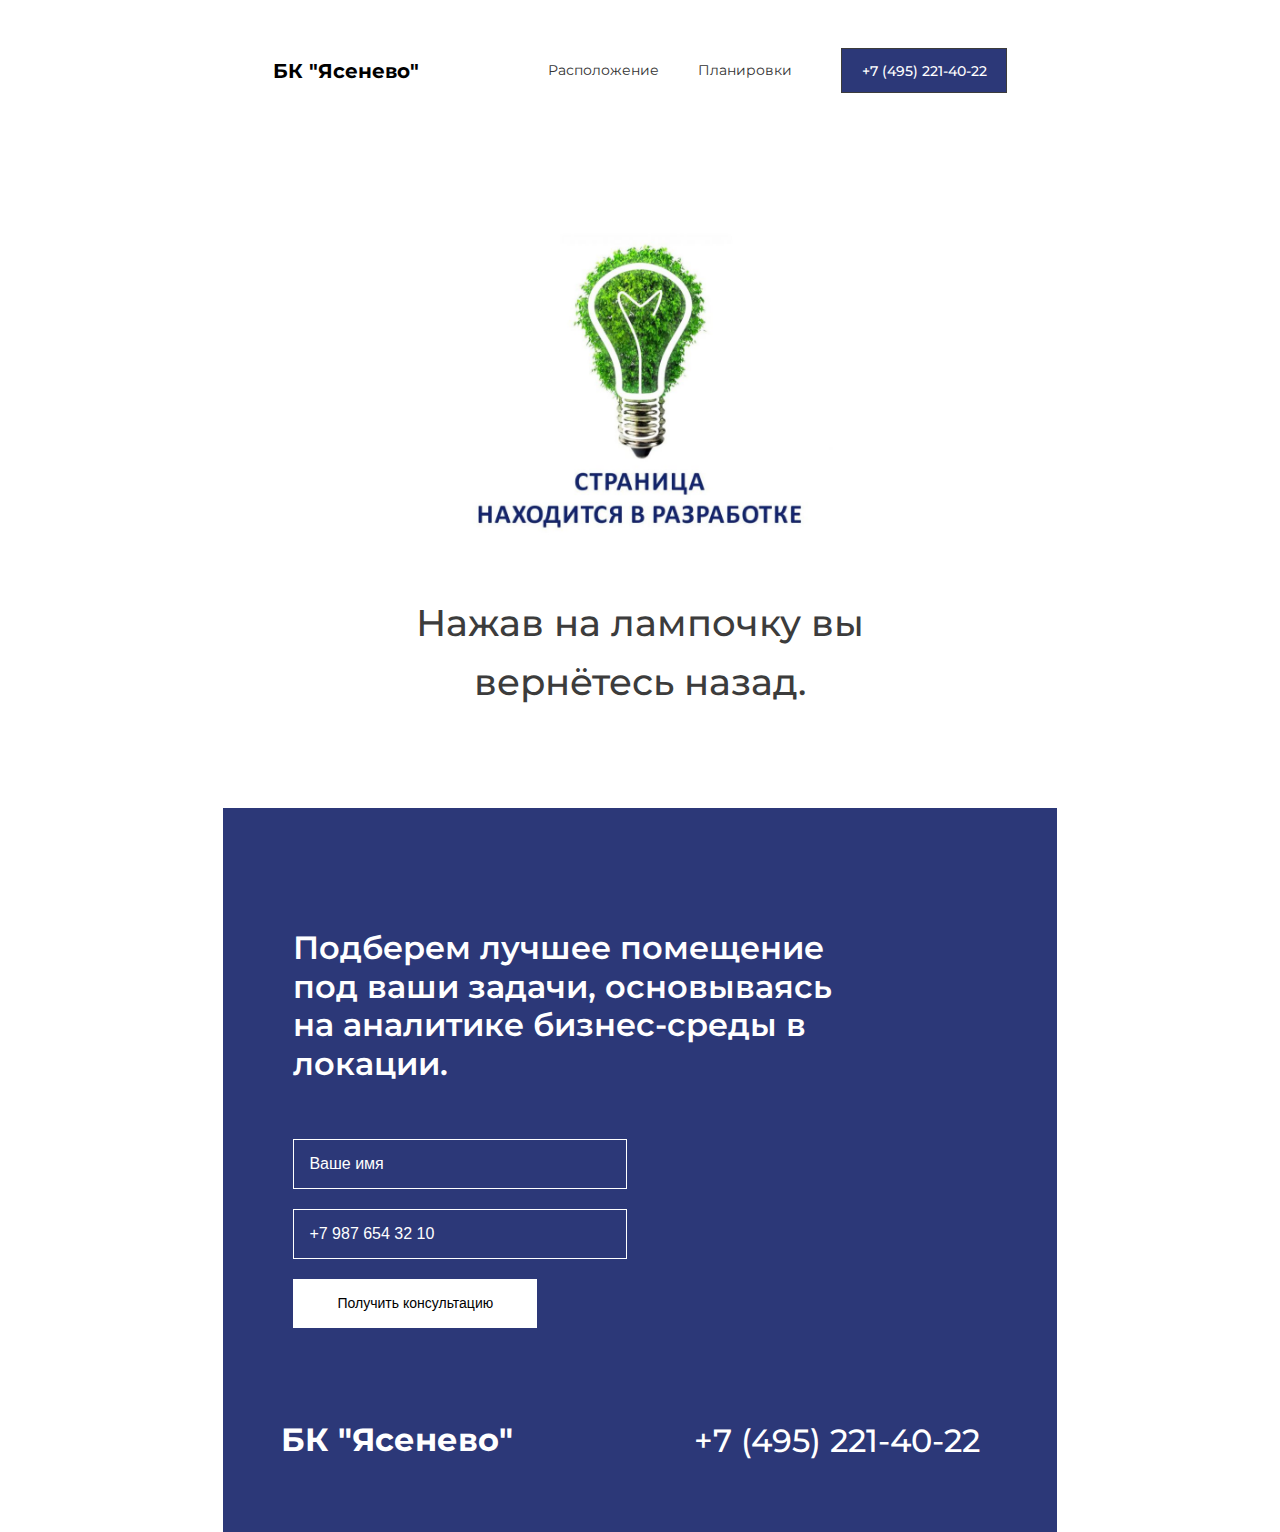
<file: under-construction.html>
<!DOCTYPE html>
<html lang="ru">
<head>
    <meta charset="UTF-8">
    <meta name="viewport" content="width=device-width, initial-scale=1.0">
    <link rel="stylesheet" href="./styles/styles.css">
    <title>БК “Ясенево”</title>
</head>
<body>
    <header>
        <div class="header__container flow-size">
            <div class="header__wrapper">
                <div class="header__logo">
                    <div class="logo">
                        <a href="./index.html"><span>БК "Ясенево"</span></a>
                    </div>
                </div>
                <div class="header__nav-n-tel">
                    <div class="header__nav">
                        <nav>
                            <ul>
                                <li><a href="./index.html">Главная</a></li>
                                <li><a href="./location.html">Расположение</a></li>
                                <li><a href="./layouts.html">Планировки</a></li>
                            </ul>
                        </nav>
                    </div>
                    <div class="header__tel-wrapper">
                        <div class="tel">
                            <address>
                                <a href="tel:+74952214022" class="a-button">
                                    <span>+7 (495) 221-40-22</span>
                                    <div class="tel-img"></div>
                                </a>
                            </address>
                        </div>
                    </div>
                </div>
            </div>
        </div>
    </header>
    <main>
        <div class="under-construction__wrapper flow-size">
            <a href="./index.html">
                <div class="under-construction"></div>
            </a>
            <div class="get-back">
                <p>
                    Нажав на лампочку вы вернётесь назад.
                </p>
            </div>
        </div>
    </main>
    <footer>
        <div class="footer__wapper flow-size">
            <div class="footer__container">
                <div class="footer__form-container">
                    <div class="form__h3-wrapper">
                        <h3>
                            Подберем лучшее помещение под ваши задачи, основываясь на аналитике бизнес-среды в локации.
                        </h3>
                    </div>
                    <div id="form-anchor"></div>
                    <div class="form__wrapper">
                        <form action="./" method="post" name="consultation" id="consultation">
                            <label for="name">Имя</label>
                            <input type="text" name="name" id="name" placeholder="Ваше имя" autocomplete="name" required>
                            <label for="phone">Телефон</label>
                            <input type="tel" name="phone" id="phone" placeholder="+7 987 654 32 10" pattern="\+7\d{10}" title="+79876543210" autocomplete="tel" required>
                            <button type="submit" form="consultation">Получить консультацию</button>
                        </form>
                    </div>
                </div>
                <div class="footer__contacts-container">
                    <div class="footer__tel-wrapper">
                        <address>
                            <a href="tel:+74952214022">+7 (495) 221-40-22</a>
                        </address>
                    </div>
                    <div class="footer__logo">
                        <div class="logo">
                            <a href="./index.html"><span>БК "Ясенево"</span></a>
                        </div>
                    </div>
                </div>
            </div>
        </div>
    </footer>
</body>
</html>
</file>
<file: styles/styles.css>
:root {
  --primary-blue-100: #2c3878;
  --primary-blue-90: #566093;
  --primary-blue-75: #8088ae;
  --primary-blue-50: #abafc9;
  --primary-blue-25: #d5d7e4;
  --primary-blue-10: #eaebf2;
  --grayscale-black: #000;
  --grayscale-70: #141414;
  --grayscale-50: #333;
  --grayscale-30: #3c3c3c;
  --grayscale-10: #9c9c9c;
  --grayscale-lightray: #d9d9d9;
  --grayscale-white: #fff;
  --font-family: "Montserrat", sans-serif;
}

* {
  margin: 0;
  padding: 0;
  box-sizing: border-box;
}

a, a:visited {
  text-decoration: none;
  color: inherit;
}

address {
  font-style: normal;
}

body {
  font-family: "Montserrat", sans-serif;
  font-weight: 400;
  color: var(--grayscale-50);
  width: 100%;
}

.flow-size {
  width: 100%;
  max-width: 1440px;
  margin: 0 auto;
}

address {
  font-weight: 500;
  line-height: 150%;
}

.logo {
  font-weight: 700;
  font-size: 31px;
  line-height: 170%;
}

label, .hero__mobile-nav {
  display: none;
}

h1 {
  font-weight: 700;
  font-size: 72px;
  line-height: 140%;
}

h2 {
  font-weight: 600;
  font-size: 36px;
  line-height: 140%;
}

.span-title {
  font-weight: 500;
  font-size: 16px;
  line-height: 150%;
  text-transform: uppercase;
  color: var(--grayscale-black);
  position: relative;
  padding: 0 0.5em 1.25rem 0;
  display: inline-block;
}
.span-title::after {
  content: "";
  border: 1px solid var(--grayscale-black);
  height: 0px;
  width: 530px;
  position: absolute;
  left: 100%;
  top: 0.6em;
}

p {
  font-weight: 400;
  font-size: 18px;
  line-height: 160%;
  color: var(--grayscale-10);
}

.infrastructure__grid__item__description p, .advantages__item__description p {
  font-weight: 600;
  font-size: 18px;
  line-height: 120%;
  color: var(--grayscale-white);
}

.a-button, .a-button:visited {
  display: block;
  padding: 14px 0;
  text-align: center;
  width: 175px;
  height: 49px;
  background: var(--primary-blue-100);
  font-weight: 500;
  font-size: 14px;
  line-height: 150%;
  color: var(--grayscale-white);
}

.header__wrapper {
  padding: 2.5rem 120px 0;
  display: flex;
  justify-content: space-between;
  align-items: center;
}
.header__wrapper .header__logo {
  width: 234px;
  height: 54px;
  color: var(--grayscale-black);
}
.header__wrapper .header__nav-n-tel {
  display: flex;
}
.header__wrapper .header__nav-n-tel .header__nav {
  display: flex;
  justify-content: space-between;
  align-items: center;
}
.header__wrapper .header__nav-n-tel .header__nav ul {
  list-style: none;
  width: 374px;
  height: 26px;
  display: flex;
  justify-content: space-between;
  align-items: center;
  font-size: 16px;
}
.header__wrapper .header__nav-n-tel .header__nav ul li:not(:first-child) {
  font-weight: 400;
  line-height: 160%;
}
.header__wrapper .header__nav-n-tel .header__nav ul li:first-child {
  font-weight: 600;
  line-height: 140%;
}
.header__wrapper .header__nav-n-tel .header__nav .nav--location li:first-child {
  font-weight: 400;
  line-height: 160%;
}
.header__wrapper .header__nav-n-tel .header__nav .nav--location li:nth-child(2) {
  font-weight: 600;
  line-height: 140%;
}
.header__wrapper .header__nav-n-tel .header__nav .nav--layouts li:first-child {
  font-weight: 400;
  line-height: 160%;
}
.header__wrapper .header__nav-n-tel .header__nav .nav--layouts li:last-child {
  font-weight: 600;
  line-height: 140%;
}
.header__wrapper .header__nav-n-tel .header__tel-wrapper {
  padding-left: 49px;
}

.tel .a-button {
  width: 190px;
  border: 1px solid var(--grayscale-30);
}

.footer__container {
  height: 471px;
  padding: 40px 120px;
  background-color: var(--primary-blue-100);
  color: var(--grayscale-white);
  position: relative;
}
.footer__container .footer__form-container {
  display: flex;
}
.footer__container .footer__form-container .form__h3-wrapper {
  width: 576px;
  height: 190px;
}
.footer__container .footer__form-container .form__h3-wrapper h3 {
  font-weight: 600;
  font-size: 32px;
  line-height: 120%;
}
.footer__container .footer__form-container .form__wrapper {
  padding-left: 120px;
}
.footer__container .footer__form-container .form__wrapper form {
  display: flex;
  flex-direction: column;
}
.footer__container .footer__form-container .form__wrapper input {
  border: 1px solid var(--grayscale-white);
  width: 334px;
  height: 50px;
  background-color: transparent;
  margin-bottom: 20px;
  padding-left: 15px;
  font-size: 16px;
  line-height: 160%;
  color: var(--grayscale-white);
}
.footer__container .footer__form-container .form__wrapper input::-moz-placeholder {
  color: inherit;
}
.footer__container .footer__form-container .form__wrapper input::placeholder {
  color: inherit;
}
.footer__container .footer__form-container .form__wrapper button {
  padding: 14px 32px;
  width: 244px;
  height: 49px;
  background-color: var(--grayscale-white);
  border-radius: 0;
  border: none;
  font-weight: 500;
  font-size: 14px;
  line-height: 150%;
  color: var(--grayscale-black);
}
.footer__container .footer__contacts-container {
  display: flex;
  flex-direction: row-reverse;
  justify-content: flex-end;
  align-items: center;
  width: 100%;
  position: absolute;
  bottom: 0;
  left: 0;
  padding: 40px 120px;
}
.footer__container .footer__contacts-container .footer__logo {
  width: 100%;
  max-width: 576px;
}
.footer__container .footer__contacts-container .footer__logo .logo {
  font-size: 32px;
}
.footer__container .footer__contacts-container .footer__tel-wrapper {
  padding-left: 120px;
  font-weight: 500;
  font-size: 32px;
  line-height: 150%;
  min-width: -moz-max-content;
  min-width: max-content;
  height: 48px;
}

.details__wrapper {
  padding: 6.25rem 0 8.5rem;
}
.details__wrapper .details {
  padding: 0 120px;
}
.details__wrapper .details__h2-wrapper {
  width: 600px;
}
.details__wrapper .details__h2-wrapper h2 {
  padding: 1rem 0 0 0;
}
.details__wrapper .details__section {
  padding-bottom: 1rem;
  width: 790px;
  display: flex;
  justify-content: space-between;
}
.details__wrapper .details__section .details__list {
  padding: 1.5rem 0 0 1.7rem;
  font-size: 18px;
  line-height: 160%;
  color: var(--grayscale-10);
  list-style-type: none;
}
.details__wrapper .details__section .details__list li {
  position: relative;
}
.details__wrapper .details__section .details__list li::before {
  content: ".";
  font-size: 1.7rem;
  position: absolute;
  left: -0.6em;
  top: -0.5rem;
}
.details__wrapper .details__section .details__img {
  width: 138px;
  height: 138px;
  background: transparent url("../images/image 6.png") center/contain no-repeat;
}
.details__wrapper .details .a-button {
  width: 229px;
}

.infrastructure {
  padding-top: 6.25rem;
}
.infrastructure .infrastructure__container {
  padding: 0 120px;
}
.infrastructure .infrastructure__container .infrastructure__h2-wrapper {
  width: 43rem;
}
.infrastructure .infrastructure__container .infrastructure__h2-wrapper .span-title::after {
  width: 473px;
}
.infrastructure .infrastructure__grid {
  width: 100%;
  min-width: -moz-max-content;
  min-width: max-content;
  padding-top: 2.9rem;
  display: grid;
  gap: 10px;
  grid-template-columns: 300px 290px 290px 290px;
  grid-template-rows: 300px 320px;
  grid-template-areas: "item-1 item-1 item-4 item-5" "item-2 item-3 item-4 item-6";
}
.infrastructure .infrastructure__grid__item-1 {
  grid-area: item-1;
  justify-self: end;
}
.infrastructure .infrastructure__grid__item-1__description {
  background: transparent url(../images/infra-1.png) center/contain no-repeat;
  width: 600px;
  height: 300px;
}
.infrastructure .infrastructure__grid__item-1__description p {
  width: 400px;
}
.infrastructure .infrastructure__grid__item-2 {
  grid-area: item-2;
  place-self: start end;
}
.infrastructure .infrastructure__grid__item-2__description {
  background: transparent url(../images/infra-2.png) center/contain no-repeat;
  width: 290px;
  height: 300px;
}
.infrastructure .infrastructure__grid__item-3 {
  grid-area: item-3;
  place-self: start end;
}
.infrastructure .infrastructure__grid__item-3__description {
  background: transparent url(../images/infra-3.png) center/contain no-repeat;
  width: 290px;
  height: 300px;
}
.infrastructure .infrastructure__grid__item-4 {
  grid-area: item-4;
}
.infrastructure .infrastructure__grid__item-4__description {
  background: transparent url(../images/infra-4.png) center/contain no-repeat;
  width: 290px;
  height: 620px;
}
.infrastructure .infrastructure__grid__item-4__description p {
  padding: 2.1rem 1.3rem !important;
}
.infrastructure .infrastructure__grid__item-5 {
  grid-area: item-5;
}
.infrastructure .infrastructure__grid__item-5__description {
  background: transparent url(../images/infra-5.png) center/contain no-repeat;
  width: 290px;
  height: 300px;
}
.infrastructure .infrastructure__grid__item-6 {
  grid-area: item-6;
}
.infrastructure .infrastructure__grid__item-6__description {
  background: transparent url(../images/infra-6.png) center/contain no-repeat;
  width: 290px;
  height: 300px;
}
.infrastructure .infrastructure__grid__item__description {
  display: flex;
  align-items: end;
}
.infrastructure .infrastructure__grid__item__description p {
  padding: 1.9rem 1.3rem;
}

.entrance-image {
  height: 436px;
  background: transparent url(../images/entrance.png) center/contain no-repeat;
}

.advantages__item__description p {
  font-size: 20px;
}

.about-project {
  padding: 0 120px 6.25rem;
}
.about-project__h-wrapper {
  width: 42rem;
}
.about-project__h-wrapper h2 {
  text-decoration: underline;
}
.about-project__description {
  width: 41rem;
  padding: 2.9rem 0 6rem;
}
.about-project__advantages {
  width: 1200px;
  height: 460px;
  background-color: var(--primary-blue-100);
  padding: 3.5rem 4.25rem;
  display: flex;
  flex-direction: column;
  flex-wrap: wrap;
  gap: 1.5rem 7rem;
}
.about-project__advantages .advantages__item {
  width: 470px;
  height: 100px;
  display: flex;
  align-items: center;
}
.about-project__advantages .advantages__item__description {
  width: 370px;
  padding-left: 1.8rem;
}
.about-project__advantages .advantages__item__img {
  width: 100px;
  height: 100px;
}
.about-project__advantages .advantages__item-1__img {
  background: transparent url(../images/about-1.png) center/contain no-repeat;
}
.about-project__advantages .advantages__item-2__img {
  background: transparent url(../images/about-2.png) center/contain no-repeat;
}
.about-project__advantages .advantages__item-3__img {
  background: transparent url(../images/about-3.png) center/contain no-repeat;
}
.about-project__advantages .advantages__item-4__img {
  background: transparent url(../images/about-4.png) center/contain no-repeat;
}
.about-project__advantages .advantages__item-5__img {
  background: transparent url(../images/about-5.png) center/contain no-repeat;
}
.about-project__advantages .advantages__item-1__description {
  width: 300px;
}
.about-project__advantages .advantages__item-4__description, .about-project__advantages .advantages__item-5__description {
  width: 320px;
}
.about-project__description-bottom {
  padding: 5.3rem 0 0;
  width: 100%;
  display: flex;
  justify-content: end;
}
.about-project__description-bottom__wrapper {
  width: 707px;
}
.about-project__description-bottom__wrapper p {
  width: 635px;
  padding-bottom: 1rem;
}
.about-project__description-bottom__wrapper .a-button {
  padding: 14px 32px;
}

.hero__info__item p {
  color: var(--grayscale-white);
  font-size: 16px;
}

.hero {
  padding: 6rem 120px 6.25rem;
}
.hero__h-wrapper {
  width: 1200px;
  padding-bottom: 2.9rem;
  position: relative;
}
.hero__h-wrapper h1 {
  display: inline-block;
  width: 747px;
}
.hero__h-wrapper h1::after {
  content: "";
  display: block;
  width: 465px;
  border: 1px solid var(--grayscale-black);
  position: absolute;
  top: 0.7em;
  right: 0;
}
.hero__h-wrapper .hero__info {
  width: 252px;
  height: 525px;
  padding: 2.8rem 1.5rem 2.8rem 2rem;
  background-color: var(--primary-blue-100);
  display: flex;
  flex-direction: column;
  align-items: center;
  justify-content: space-between;
  position: absolute;
  right: 9rem;
  top: 8.75rem;
}
.hero__h-wrapper .hero__info__item {
  width: -moz-max-content;
  width: max-content;
  height: -moz-max-content;
  height: max-content;
}
.hero__h-wrapper .hero__info__item span {
  font-size: 48px;
  line-height: 160%;
  color: var(--grayscale-white);
}
.hero__image-container {
  width: 1200px;
  height: 600px;
  background: transparent url(../images/hero.png) center/contain no-repeat;
}

.layouts__wrapper {
  padding: 0 120px 8.7rem;
}
.layouts__wrapper .layouts__container {
  display: grid;
  grid-template-columns: repeat(3, 1fr);
  grid-template-rows: repeat(2, 1fr);
  gap: 35px 30px;
}
.layouts__wrapper .layouts__container .layout {
  height: 610px;
  position: relative;
}
.layouts__wrapper .layouts__container .layout__img {
  width: 380px;
  height: 341px;
}
.layouts__wrapper .layouts__container .layout h4 {
  font-weight: 500;
  font-size: 24px;
  line-height: 150%;
  text-transform: uppercase;
  color: var(--grayscale-black);
  padding: 2rem 0 0.7rem;
}
.layouts__wrapper .layouts__container .layout p {
  line-height: 120%;
  padding-right: 3rem;
}
.layouts__wrapper .layouts__container .layout .a-button {
  width: 187px;
  position: absolute;
  bottom: 0;
}
.layouts__wrapper .layouts__container .layout-1__img {
  background: transparent url(../images/layout-1.png) center/cover no-repeat;
}
.layouts__wrapper .layouts__container .layout-2__img {
  background: transparent url(../images/layout-2.png) center/cover no-repeat;
}
.layouts__wrapper .layouts__container .layout-3__img {
  background: transparent url(../images/layout-3.png) center/cover no-repeat;
}
.layouts__wrapper .layouts__container .layout-4__img {
  background: transparent url(../images/layout-4.png) center/cover no-repeat;
}
.layouts__wrapper .layouts__container .layout-5__img {
  background: transparent url(../images/layout-5.png) center/cover no-repeat;
}

.location__map__header {
  padding: 0 120px 0.35rem;
}
.location__map__wrapper {
  height: 825px;
}

.location__hero__h-wrapper h1 {
  font-size: 52px;
}
.location__hero__h-wrapper h1::after {
  width: 422px;
}

.location__hero__info {
  height: 208px !important;
}

.location__hero__image-container {
  background: transparent url(../images/hero-location.png) center/contain no-repeat;
}

.location__hero__description {
  padding-top: 6.25rem;
  width: 41rem;
}

.layouts__hero {
  padding: 6rem 120px 4.4rem;
}

.layouts__hero__h-wrapper h1 {
  font-size: 52px;
}
.layouts__hero__h-wrapper h1::after {
  width: 492px;
}

.layouts__hero__info {
  height: 208px !important;
}

.layouts__hero__image-container {
  background: transparent url(../images/hero-layouts.png) center/contain no-repeat;
}

.layouts__hero__description {
  padding-top: 6.25rem;
  width: 40rem;
}

.under-construction__wrapper {
  padding: 6rem 120px;
}
.under-construction__wrapper .under-construction {
  background: transparent url(../images/raz.jpg) center/contain no-repeat;
  width: 100%;
  height: 60vh;
}
.under-construction__wrapper .get-back {
  text-align: center;
}
.under-construction__wrapper .get-back p {
  font-size: 3rem;
  font-weight: 500;
  color: var(--grayscale-30);
}

@media (max-width: 1439px) {
  .under-construction__wrapper .under-construction {
    height: 45vh;
  }
  .under-construction__wrapper .get-back p {
    font-size: 2.3rem;
  }
}
@media (max-width: 833px) {
  .under-construction__wrapper {
    padding: 1.5rem 15px;
  }
  .under-construction__wrapper .under-construction {
    height: 30vh;
  }
  .under-construction__wrapper .get-back p {
    font-size: 1.5rem;
  }
}
@font-face {
  font-family: "Montserrat";
  src: url(../fonts/Montserrat-Regular.woff2) format("woff2");
  font-weight: 400;
  font-style: normal;
  font-display: swap;
}
@font-face {
  font-family: "Montserrat";
  src: url(../fonts/Montserrat-Medium.woff2) format("woff2");
  font-weight: 500;
  font-style: normal;
  font-display: swap;
}
@font-face {
  font-family: "Montserrat";
  src: url(../fonts/Montserrat-SemiBold.woff2) format("woff2");
  font-weight: 600;
  font-style: normal;
  font-display: swap;
}
@font-face {
  font-family: "Montserrat";
  src: url(../fonts/Montserrat-Bold.woff2) format("woff2");
  font-weight: 700;
  font-style: normal;
  font-display: swap;
}
@media (max-width: 1439px) {
  .flow-size {
    max-width: 834px;
  }
  .logo {
    font-size: 20px;
  }
  .header__wrapper {
    padding: 3rem 50px 0;
  }
  .header__wrapper .header__logo {
    width: -moz-max-content;
    width: max-content;
    height: 34px;
  }
  .header__wrapper .header__nav-n-tel .header__nav ul {
    font-size: 14px;
    width: 244px;
  }
  .header__wrapper .header__nav-n-tel .header__nav ul li:first-child {
    display: none;
  }
  .tel .a-button {
    padding: 12px 0;
    width: 166px;
    height: 45px;
  }
  .hero {
    padding: 3.2rem 50px 3.75rem;
  }
  .hero__h-wrapper {
    width: 734px;
    padding-bottom: 0;
  }
  .hero__h-wrapper h1 {
    font-size: 40px;
    width: 420px;
    padding-bottom: 2.6rem;
  }
  .hero__h-wrapper h1::after {
    width: 335px;
  }
  .hero__h-wrapper .hero__info {
    width: 734px;
    height: 159px;
    flex-direction: row;
    position: static;
    padding: 2.2rem 3.75rem;
  }
  .hero__h-wrapper .hero__info__item {
    text-align: center;
  }
  .hero__h-wrapper .hero__info__item span {
    font-size: 40px;
  }
  .hero__image-container {
    width: 734px;
    height: 400px;
  }
  .about-project {
    padding: 0 50px 5rem;
  }
  .about-project__h-wrapper h2 {
    text-decoration: none;
  }
  .about-project__description {
    padding: 2.9rem 0 5rem;
  }
  .about-project__advantages {
    width: 734px;
    height: 702px;
    flex-wrap: nowrap;
  }
  .about-project__description-bottom {
    padding: 5rem 0 0;
    justify-content: start;
  }
  .entrance-image {
    height: 436px;
    background: transparent url(../images/entrance-tablet.png) center/contain no-repeat;
  }
  .infrastructure {
    padding-top: 3.75rem;
  }
  .infrastructure .infrastructure__container {
    padding: 0 50px;
  }
  .infrastructure .infrastructure__grid {
    gap: 10px 15px;
    grid-template-columns: 354px 365px;
    grid-template-rows: repeat(4, 1fr);
    grid-template-areas: "item-1 item-1" "item-2 item-3" "item-4 item-5" "item-4 item-6";
  }
  .infrastructure .infrastructure__grid__item-1__description {
    background: transparent url(../images/infra-tablet-1.png) center/contain no-repeat;
    width: 733px;
    height: 300px;
  }
  .infrastructure .infrastructure__grid__item-1__description p {
    width: 500px;
  }
  .infrastructure .infrastructure__grid__item-2__description {
    background: transparent url(../images/infra-tablet-2.png) center/contain no-repeat;
    width: 354px;
    height: 300px;
  }
  .infrastructure .infrastructure__grid__item-3__description {
    background: transparent url(../images/infra-tablet-3.png) center/contain no-repeat;
    width: 365px;
    height: 300px;
  }
  .infrastructure .infrastructure__grid__item-4__description {
    background: transparent url(../images/infra-tablet-4.png) center/contain no-repeat;
    width: 354px;
    height: 610px;
  }
  .infrastructure .infrastructure__grid__item-5__description {
    background: transparent url(../images/infra-tablet-5.png) center/contain no-repeat;
    width: 365px;
    height: 300px;
  }
  .infrastructure .infrastructure__grid__item-6__description {
    background: transparent url(../images/infra-tablet-6.png) center/contain no-repeat;
    width: 365px;
    height: 300px;
  }
  .infrastructure .infrastructure__grid__item__description p {
    padding: 0 6rem 1.9rem 1.3rem !important;
  }
  .details__wrapper {
    padding: 3.75rem 50px 16.6rem;
  }
  .details__wrapper .details {
    padding: 0;
  }
  .details__wrapper .details__h2-wrapper {
    width: 550px;
  }
  .details__wrapper .details__h2-wrapper h2 {
    padding: 0;
  }
  .details__wrapper .details__section {
    padding: 2.9rem 0 1.7rem;
    width: 680px;
  }
  .details__wrapper .details__section .details__list {
    padding: 0 0 0 1.7rem;
  }
  .details__wrapper .details__section .details__img {
    width: 113px;
    height: 113px;
  }
  .footer__container {
    height: 724px;
    padding: 7.6rem 4.4rem;
  }
  .footer__container .footer__form-container {
    flex-direction: column;
  }
  .footer__container .footer__form-container .form__wrapper {
    padding: 1.25rem 0;
  }
  .footer__container .footer__contacts-container {
    padding: 0 4.8rem 4rem 3.6rem;
    justify-content: space-between;
  }
  .footer__container .footer__contacts-container .footer__tel-wrapper {
    padding-left: 0;
  }
}
@media (max-width: 1439px) {
  .location__hero {
    padding: 3.2rem 50px 4.6rem;
  }
  .location__hero__h-wrapper h1 {
    font-size: 32px;
    width: 484px;
  }
  .location__hero__h-wrapper h1::after {
    width: 250px;
  }
  .location__hero__h-wrapper .location__hero__info {
    width: 236px;
    height: 159px !important;
    padding: 2.4rem 3rem 2.25rem 2.7rem;
    position: absolute;
    top: 100%;
    right: 0;
  }
  .location__hero__description {
    padding-top: 3.6rem;
  }
  .location__hero .location__hero__image-container {
    background: transparent url(../images/hero-location-tablet.png) center/contain no-repeat;
  }
  .location__map {
    padding-bottom: 3.7rem;
  }
  .location__map__header {
    padding: 0 50px;
  }
  .location__map__header .span-title::after {
    width: 562px;
  }
  .location__map__wrapper {
    height: 574px;
  }
}
@media (max-width: 1439px) {
  .layouts__hero {
    padding: 3.2rem 50px 2.1rem;
  }
  .layouts__hero__h-wrapper h1 {
    font-size: 32px;
    width: 484px;
  }
  .layouts__hero__h-wrapper h1::after {
    width: 293px;
  }
  .layouts__hero__h-wrapper .layouts__hero__info {
    width: 236px;
    height: 159px !important;
    padding: 2.2rem 0.8rem 2.1rem 1.7rem;
    position: absolute;
    top: 100%;
    right: 0;
  }
  .layouts__hero__description {
    padding-top: 3.9rem;
  }
  .layouts__hero .layouts__hero__image-container {
    background: transparent url(../images/hero-layouts-tablet.png) center/contain no-repeat;
  }
  .layouts__wrapper {
    padding: 0 50px 10.8rem;
  }
  .layouts__wrapper .span-title::after {
    width: 473px;
  }
  .layouts__wrapper .layouts__container {
    grid-template-columns: repeat(2, 1fr);
    grid-template-rows: repeat(3, 1fr);
    gap: 31px 33px;
  }
  .layouts__wrapper .layouts__container .layout__img {
    width: 350px;
    height: 314px;
  }
  .layouts__wrapper .layouts__container .layout h4 {
    padding: 3.6rem 0 0.7rem;
  }
}
@media (max-width: 833px) {
  .flow-size {
    max-width: 375px;
  }
  h1 {
    font-size: 24px !important;
    padding-bottom: 1.3rem !important;
  }
  .span-title {
    font-size: 12px;
    padding: 0 0.5em 0.7rem 0;
  }
  h2 {
    font-size: 20px;
  }
  p {
    font-size: 16px;
  }
  .header__wrapper {
    padding: 15px 15px 0;
  }
  .header__wrapper .header__nav-n-tel .header__nav {
    display: none;
  }
  .tel .a-button {
    width: 63px;
    height: 49px;
  }
  .tel .a-button span {
    display: none;
  }
  .tel .a-button .tel-img {
    background: transparent url(../images/header-tel.png) center/contain no-repeat;
    width: 100%;
    height: 100%;
  }
  .hero {
    padding: 3.3rem 15px 3.2rem;
  }
  .hero__h-wrapper {
    width: 345px;
    padding-bottom: 0;
  }
  .hero__h-wrapper h1 {
    width: 250px;
  }
  .hero__h-wrapper h1::after {
    display: none;
  }
  .hero__h-wrapper .hero__info {
    width: 345px;
    height: 89px;
    padding: 1.3rem 1rem;
  }
  .hero__h-wrapper .hero__info__item {
    height: 48px;
  }
  .hero__h-wrapper .hero__info__item span {
    font-size: 20px;
  }
  .hero__h-wrapper .hero__info__item span sup {
    line-height: 0;
  }
  .hero__h-wrapper .hero__info__item p {
    font-size: 10px;
  }
  .hero__image-container {
    width: 345px;
    height: 200px;
    background: transparent url(../images/hero-mobile.png) center/contain no-repeat;
  }
  .hero__mobile-nav {
    display: flex;
    justify-content: space-between;
    padding-top: 1.25rem;
  }
  .hero__mobile-nav .button--location {
    width: 175px;
  }
  .hero__mobile-nav .button--layouts {
    width: 158px;
  }
  .about-project {
    padding: 0 15px 4.9rem;
  }
  .about-project__h-wrapper {
    width: 100%;
  }
  .about-project__h-wrapper .span-title::after {
    width: 263px;
  }
  .about-project__h-wrapper h2 {
    text-decoration: none;
  }
  .about-project__description {
    width: 100%;
    padding: 2rem 2rem 2.8rem 5px;
  }
  .about-project__advantages {
    width: 345px;
    height: 590px;
    padding: 3.2rem 1.6rem;
  }
  .about-project__advantages .advantages__item {
    width: 293px;
    height: 70px;
    justify-content: space-between;
  }
  .about-project__advantages .advantages__item__description {
    padding-left: 0;
    width: 193px;
  }
  .about-project__advantages .advantages__item__description p {
    font-size: 16px;
  }
  .about-project__advantages .advantages__item__img {
    width: 70px;
    height: 70px;
  }
  .about-project__description-bottom {
    padding: 3.75rem 2.7rem 0rem 5px;
  }
  .about-project__description-bottom__wrapper {
    width: 100%;
  }
  .about-project__description-bottom__wrapper p {
    width: 100%;
    padding-bottom: 2.1rem;
  }
  .entrance-image {
    height: 250px;
    background: transparent url(../images/entrance-mobile.png) center/contain no-repeat;
  }
  .infrastructure {
    padding-top: 3.2rem;
  }
  .infrastructure .infrastructure__container {
    padding: 0 15px;
  }
  .infrastructure .infrastructure__container .infrastructure__h2-wrapper {
    width: 15rem;
  }
  .infrastructure .infrastructure__container .infrastructure__h2-wrapper .span-title::after {
    width: 215px;
  }
  .infrastructure .infrastructure__grid {
    padding-top: 1.8rem;
    gap: 10px;
    grid-template-columns: 1fr;
    grid-template-rows: repeat(7, 1fr);
    grid-template-areas: "item-1" "item-2" "item-3" "item-4" "item-4" "item-5" "item-6";
  }
  .infrastructure .infrastructure__grid__item-1__description {
    background: transparent url(../images/infra-mobile-1.png) center/contain no-repeat;
    width: 343px;
    height: 300px;
  }
  .infrastructure .infrastructure__grid__item-2__description {
    background: transparent url(../images/infra-mobile-2.png) center/contain no-repeat;
    width: 343px;
    height: 300px;
  }
  .infrastructure .infrastructure__grid__item-3__description {
    background: transparent url(../images/infra-mobile-3.png) center/contain no-repeat;
    width: 343px;
    height: 300px;
  }
  .infrastructure .infrastructure__grid__item-4__description {
    background: transparent url(../images/infra-mobile-4.png) center/contain no-repeat;
    width: 343px;
    height: 610px;
  }
  .infrastructure .infrastructure__grid__item-5__description {
    background: transparent url(../images/infra-mobile-5.png) center/contain no-repeat;
    width: 343px;
    height: 300px;
  }
  .infrastructure .infrastructure__grid__item-6__description {
    background: transparent url(../images/infra-mobile-6.png) center/contain no-repeat;
    width: 343px;
    height: 300px;
  }
  .infrastructure .infrastructure__grid__item__description p {
    padding: 0 4.3rem 1.9rem 1.25rem !important;
  }
  .details__wrapper {
    padding: 3.9rem 15px 7.2rem;
  }
  .details__wrapper .details__h2-wrapper {
    width: 100%;
  }
  .details__wrapper .details__h2-wrapper .span-title::after {
    width: 259px;
  }
  .details__wrapper .details__h2-wrapper h2 {
    width: 300px;
  }
  .details__wrapper .details__section {
    padding: 1.25rem 0 2.25rem;
    width: 100%;
    flex-direction: column;
    flex-wrap: nowrap;
  }
  .details__wrapper .details__section .details__list {
    padding: 0 0 1.6rem 1.7rem;
    font-size: 16px;
  }
  .details__wrapper .details__section li::before {
    font-size: 1.4rem;
  }
  .footer__container {
    height: 709px;
    padding: 6.75rem 15px 1.7rem;
  }
  .footer__container .footer__form-container {
    flex-direction: column;
  }
  .footer__container .footer__form-container .form__h3-wrapper {
    width: 100%;
    height: 120px;
  }
  .footer__container .footer__form-container .form__h3-wrapper h3 {
    font-size: 20px;
  }
  .footer__container .footer__form-container .form__wrapper {
    padding: 2.75rem 0 8.75rem;
  }
  .footer__container .footer__contacts-container {
    flex-direction: column;
    gap: 1rem;
    padding: 0 15px 1.7rem;
  }
  .footer__container .footer__contacts-container .footer__logo .logo {
    font-size: 24px;
  }
  .footer__container .footer__contacts-container .footer__tel-wrapper {
    font-size: 24px;
    height: 36px;
    padding-left: 0;
    width: 100%;
  }
}
@media (max-width: 833px) {
  .location__hero {
    padding: 3.3rem 15px 2.1rem;
  }
  .location__hero__h-wrapper h1 {
    width: 100%;
  }
  .location__hero__h-wrapper .location__hero__info {
    width: 125px;
    height: 89px !important;
    padding: 1.1rem 1.3rem;
    position: absolute;
    top: 100%;
    right: 0;
  }
  .location__hero__description {
    padding: 2.5em 2.5rem 0 0;
    width: 100%;
  }
  .location__hero .location__hero__image-container {
    background: transparent url(../images/hero-location-mobile.png) center/contain no-repeat;
  }
  .location__map {
    padding-bottom: 1.8rem;
  }
  .location__map__header {
    padding: 0 15px 0.9rem;
  }
  .location__map__header .span-title::after {
    width: 214px;
  }
  .location__map__wrapper {
    height: 500px;
  }
}
@media (max-width: 833px) {
  .layouts__hero {
    padding: 3.3rem 15px 2.5rem;
  }
  .layouts__hero__h-wrapper h1 {
    width: 100%;
  }
  .layouts__hero__h-wrapper .layouts__hero__info {
    width: 125px;
    height: 89px !important;
    padding: 1.1rem 0.1rem;
    position: absolute;
    top: 100%;
    right: 0;
  }
  .layouts__hero__description {
    padding: 3rem 2.9rem 0 0;
    width: 100%;
  }
  .layouts__hero .layouts__hero__image-container {
    background: transparent url(../images/hero-layouts-mobile.png) center/contain no-repeat;
  }
  .layouts__wrapper {
    padding: 0 15px 8.9rem;
  }
  .layouts__wrapper .layouts__header {
    padding-bottom: 1.2rem;
  }
  .layouts__wrapper .span-title::after {
    width: 247px;
  }
  .layouts__wrapper .layouts__container {
    grid-template-columns: 1fr;
    grid-template-rows: repeat(5, 1fr);
    gap: 31px;
  }
  .layouts__wrapper .layouts__container .layout {
    height: 451px;
  }
  .layouts__wrapper .layouts__container .layout__img {
    width: 300px;
    height: 270px;
  }
  .layouts__wrapper .layouts__container .layout h4 {
    padding: 1rem 0 0.5rem 0.6rem;
    font-size: 18px;
  }
  .layouts__wrapper .layouts__container .layout p {
    font-size: 14px;
    padding-left: 0.6rem;
  }
  .layouts__wrapper .layouts__container .layout .a-button {
    width: 334px;
    right: 0;
  }
}/*# sourceMappingURL=styles.css.map */
</file>
